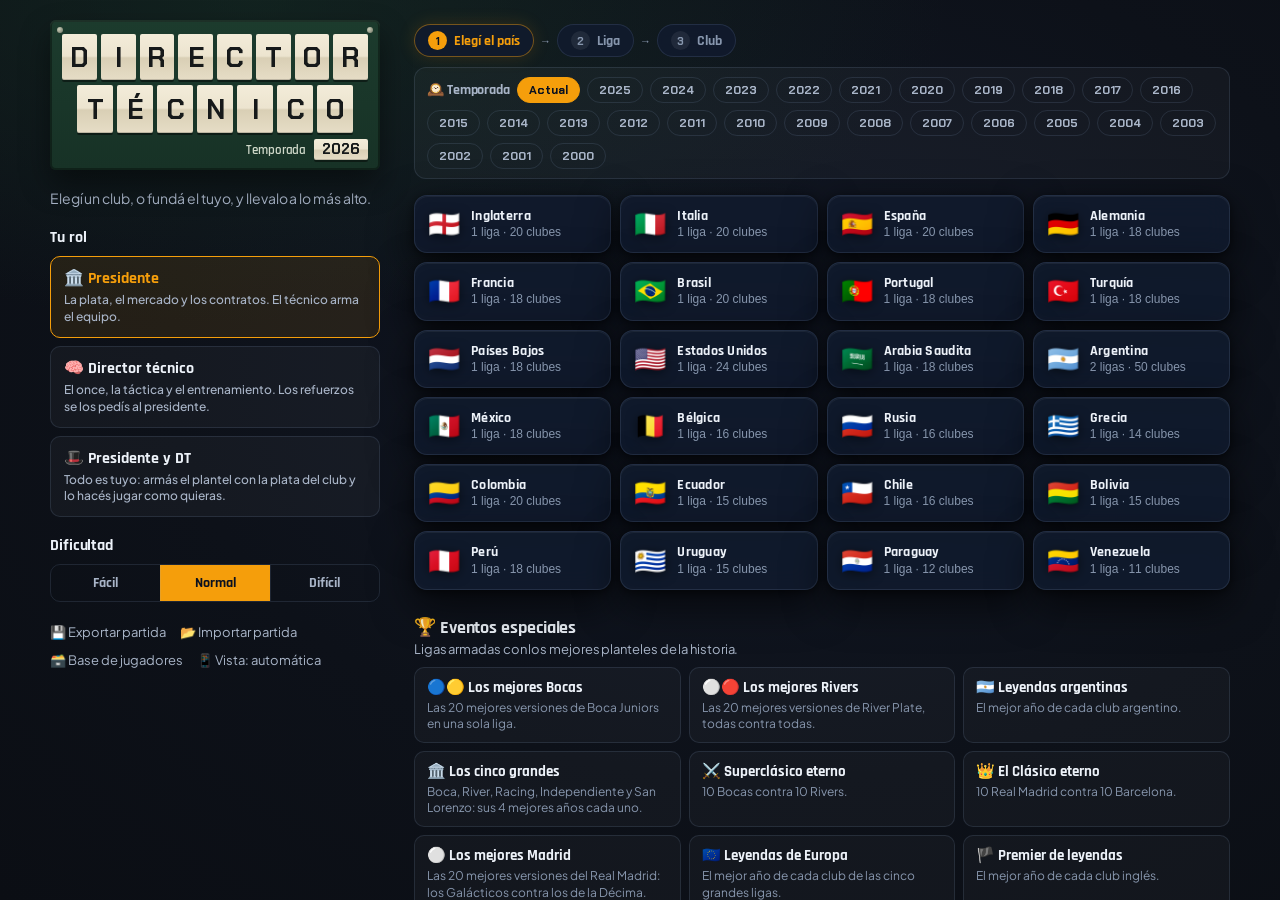
<file: index.html>
<!DOCTYPE html>
<html lang="es">
<head>
  <meta charset="UTF-8">
  <meta http-equiv="refresh" content="0; url=director-tecnico.html">
  <title>Director Técnico – Fútbol Argentino</title>
  <style>
    body{background:#0a0e14;color:#fff;font-family:sans-serif;display:flex;flex-direction:column;align-items:center;justify-content:center;height:100vh;margin:0;gap:16px}
    a{color:#f6d318;font-size:20px;text-decoration:none;font-weight:700}
    a:hover{text-decoration:underline}
  </style>
</head>
<body>
  <div style="font-size:36px">⚽</div>
  <div style="font-size:14px;color:#aaa">Redirigiendo...</div>
  <a href="director-tecnico.html">▶ Ir al juego</a>
  <script>location.replace('director-tecnico.html')</script>
</body>
</html>
</file>
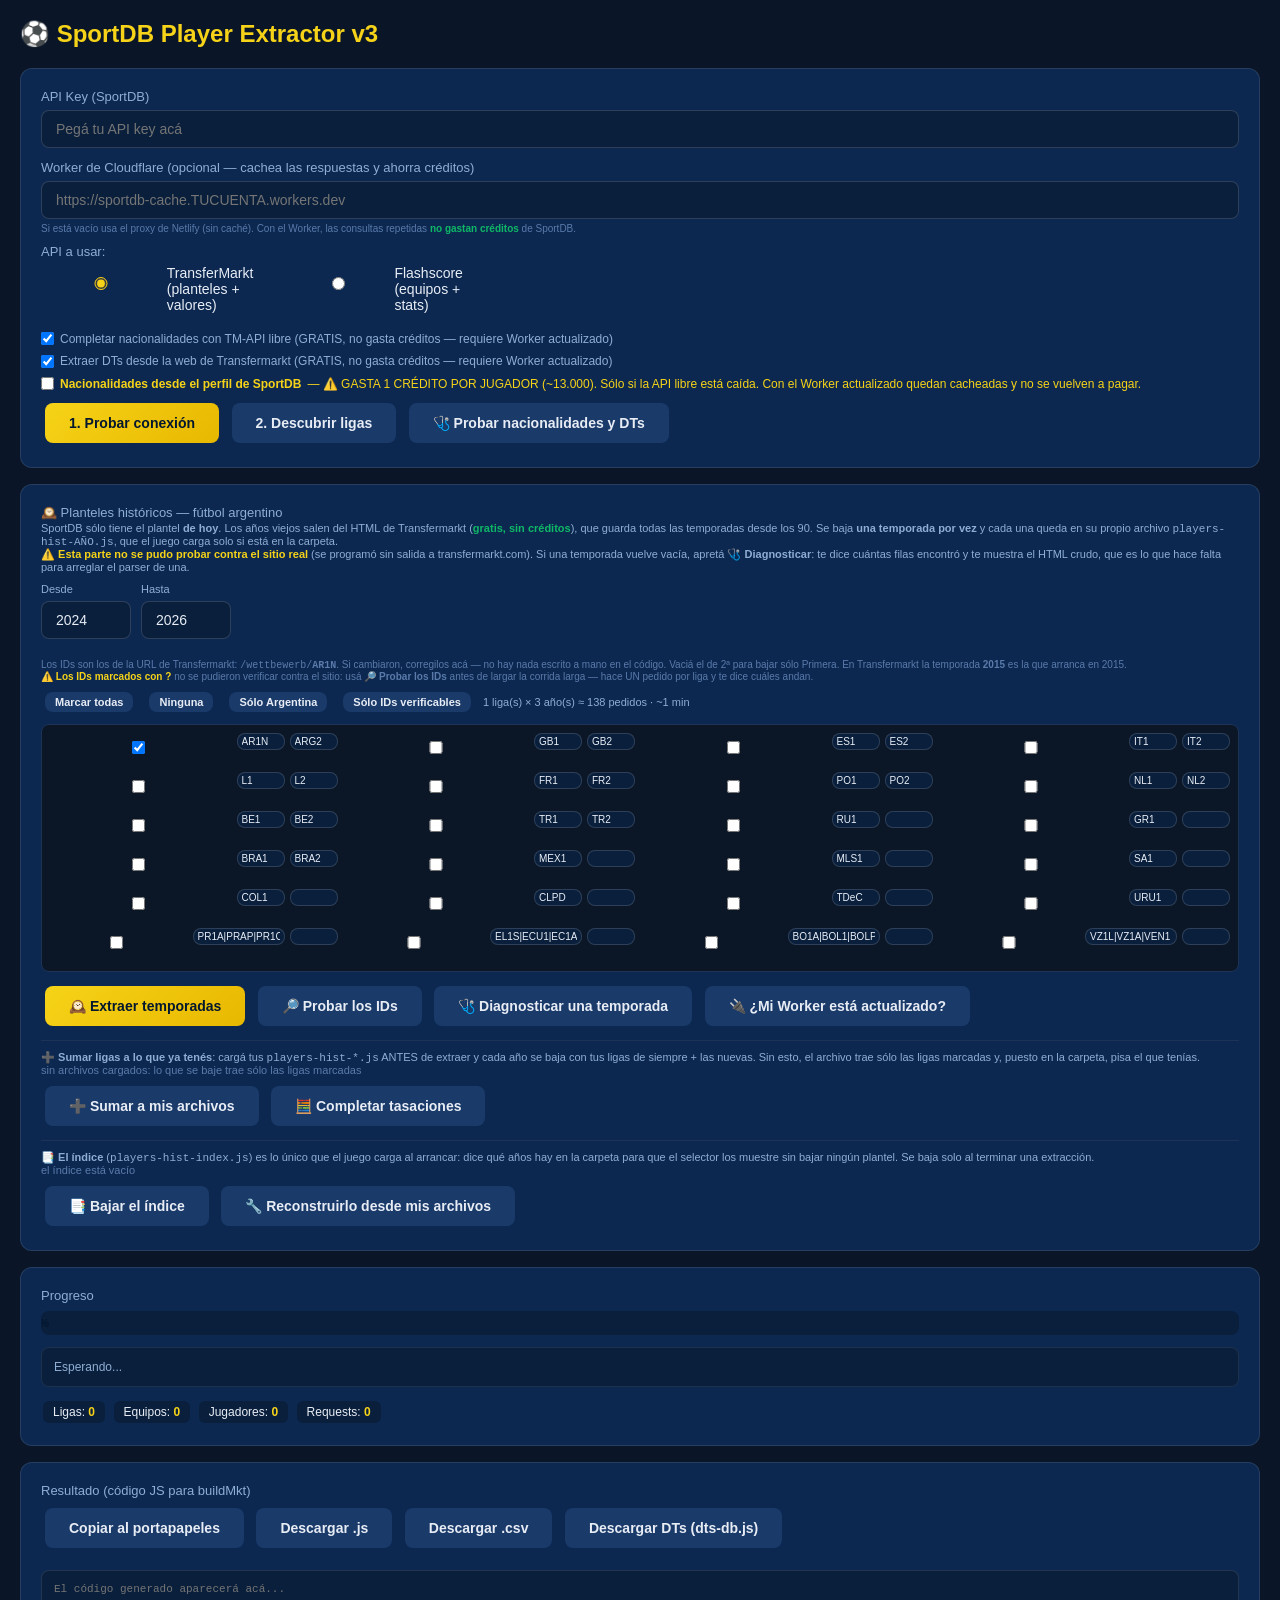
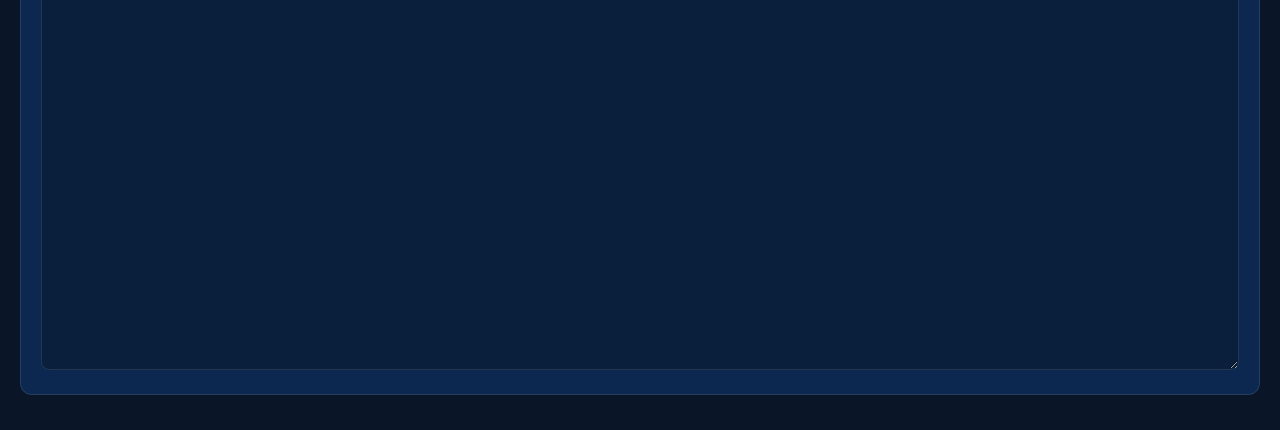
<file: extractor.html>
<!DOCTYPE html>
<html lang="es">
<head>
<meta charset="UTF-8">
<title>SportDB Player Extractor</title>
<style>
*{margin:0;padding:0;box-sizing:border-box}
body{background:#0a1628;color:#e8edf5;font-family:'Segoe UI',sans-serif;padding:20px}
h1{color:#F6D318;margin-bottom:20px;font-size:24px}
.panel{background:#0c2850;border:1px solid rgba(255,255,255,.1);border-radius:12px;padding:20px;margin-bottom:16px}
label{display:block;font-size:13px;color:#8faed4;margin-bottom:6px}
input,select{background:#091f3c;color:#e8edf5;border:1px solid rgba(255,255,255,.15);border-radius:8px;padding:10px 14px;width:100%;font-size:14px;margin-bottom:12px}
button{background:linear-gradient(135deg,#F6D318,#e8b800);color:#03172e;border:none;border-radius:8px;padding:12px 24px;font-size:14px;font-weight:700;cursor:pointer;margin:4px}
button:hover{opacity:.9}
button:disabled{opacity:.4;cursor:not-allowed}
button.secondary{background:#1a3a6a;color:#e8edf5}
#status{background:#091f3c;border:1px solid rgba(255,255,255,.08);border-radius:8px;padding:12px;margin:12px 0;font-size:12px;color:#8faed4;max-height:500px;overflow-y:auto;white-space:pre-wrap}
#output{width:100%;height:400px;background:#091f3c;color:#0fb866;border:1px solid rgba(255,255,255,.1);border-radius:8px;padding:12px;font-family:'Consolas',monospace;font-size:11px;resize:vertical}
.progress{background:#091f3c;border-radius:8px;height:24px;margin:8px 0;overflow:hidden}
.progress-bar{background:linear-gradient(90deg,#F6D318,#0fb866);height:100%;transition:width .3s;display:flex;align-items:center;justify-content:center;font-size:11px;font-weight:700;color:#03172e}
.check-group{display:flex;flex-wrap:wrap;gap:8px;margin:8px 0}
.check-group label{display:inline-flex;align-items:center;gap:6px;background:#091f3c;padding:6px 12px;border-radius:6px;cursor:pointer;font-size:12px;border:1px solid rgba(255,255,255,.1)}
.check-group label:hover{border-color:#F6D318}
.check-group input[type=checkbox]{accent-color:#F6D318}
.stat{display:inline-block;background:#091f3c;padding:4px 10px;border-radius:6px;margin:2px;font-size:12px}
.stat b{color:#F6D318}
.api-select{display:flex;gap:12px;margin-bottom:12px}
.api-select label{display:inline-flex;align-items:center;gap:6px;cursor:pointer;font-size:14px;color:#e8edf5}
.api-select input[type=radio]{accent-color:#F6D318}
</style>
<!-- La base actual, SÓLO para sugerir nombres de club (histSugerencia).
     Es opcional a propósito: el extractor se abre desde Netlify y ahí no
     está, así que el onerror la deja vacía y las sugerencias no salen. El
     extractor no la lee para nada más — lo que genera no depende de ella. -->
<script src="players-db.js" onerror="window.PLAYERS_DB=window.PLAYERS_DB||[]"></script>
</head>
<body>
<h1>&#9917; SportDB Player Extractor v3</h1>

<div class="panel">
  <label>API Key (SportDB)</label>
  <input type="text" id="apiKey" placeholder="Pegá tu API key acá">
  <label>Worker de Cloudflare (opcional — cachea las respuestas y ahorra créditos)</label>
  <input type="text" id="cfWorker" placeholder="https://sportdb-cache.TUCUENTA.workers.dev" oninput="localStorage.setItem('cf_worker',this.value.trim())">
  <div style="font-size:10px;color:#5a7aaa;margin-top:-8px;margin-bottom:10px">Si está vacío usa el proxy de Netlify (sin caché). Con el Worker, las consultas repetidas <b style="color:#0fb866">no gastan créditos</b> de SportDB.</div>
  <label>API a usar:</label>
  <div class="api-select">
    <label><input type="radio" name="apiChoice" value="transfermarkt" checked> TransferMarkt (planteles + valores)</label>
    <label><input type="radio" name="apiChoice" value="flashscore"> Flashscore (equipos + stats)</label>
  </div>
  <label style="display:inline-flex;align-items:center;gap:6px;font-size:12px;color:#8faed4;margin-bottom:8px"><input type="checkbox" id="fillNats" checked style="width:auto;margin:0"> Completar nacionalidades con TM-API libre (GRATIS, no gasta créditos — requiere Worker actualizado)</label><br>
  <label style="display:inline-flex;align-items:center;gap:6px;font-size:12px;color:#8faed4;margin-bottom:8px"><input type="checkbox" id="extractDTs" checked style="width:auto;margin:0"> Extraer DTs desde la web de Transfermarkt (GRATIS, no gasta créditos — requiere Worker actualizado)</label><br>
  <label style="display:inline-flex;align-items:center;gap:6px;font-size:12px;color:#f6d318;margin-bottom:8px"><input type="checkbox" id="deepNats" style="width:auto;margin:0"> <b>Nacionalidades desde el perfil de SportDB</b> — ⚠️ GASTA 1 CRÉDITO POR JUGADOR (~13.000). Sólo si la API libre está caída. Con el Worker actualizado quedan cacheadas y no se vuelven a pagar.</label><br>
  <button onclick="testAPI()">1. Probar conexión</button>
  <button class="secondary" onclick="discoverLeagues()">2. Descubrir ligas</button>
  <button class="secondary" onclick="testExtras()">🩺 Probar nacionalidades y DTs</button>
</div>

<div class="panel" id="leaguePanel" style="display:none">
  <label>Ligas encontradas — seleccioná las que querés extraer:</label>
  <div id="leagueChecks" class="check-group"></div>
  <br>
  <button onclick="extractAll()">3. Extraer jugadores de ligas seleccionadas</button>
  <button class="secondary" onclick="extractAll(true)">3b. Extraer SÓLO los DTs (rápido, sin planteles)</button>
</div>

<div class="panel">
  <label>🕰️ Planteles históricos — fútbol argentino</label>
  <div style="font-size:11px;color:#8faed4;margin:-4px 0 10px">
    SportDB sólo tiene el plantel <b>de hoy</b>. Los años viejos salen del HTML de Transfermarkt
    (<b style="color:#0fb866">gratis, sin créditos</b>), que guarda todas las temporadas desde los 90.
    Se baja <b>una temporada por vez</b> y cada una queda en su propio archivo
    <code>players-hist-AÑO.js</code>, que el juego carga solo si está en la carpeta.
    <br><b style="color:#f6d318">⚠️ Esta parte no se pudo probar contra el sitio real</b> (se programó sin
    salida a transfermarkt.com). Si una temporada vuelve vacía, apretá
    <b>🩺 Diagnosticar</b>: te dice cuántas filas encontró y te muestra el HTML crudo, que es lo que
    hace falta para arreglar el parser de una.
  </div>
  <div style="display:flex;gap:10px;flex-wrap:wrap;align-items:flex-end">
    <div><label style="font-size:11px">Desde</label><input id="histDesde" value="2024" style="width:90px"></div>
    <div><label style="font-size:11px">Hasta</label><input id="histHasta" value="2026" style="width:90px"></div>
  </div>
  <div style="font-size:10px;color:#5a7aaa;margin:8px 0 6px">
    Los IDs son los de la URL de Transfermarkt: <code>/wettbewerb/<b>AR1N</b></code>. Si cambiaron,
    corregilos acá — no hay nada escrito a mano en el código. Vaciá el de 2ª para bajar
    sólo Primera. En Transfermarkt la temporada <b>2015</b> es la que arranca en 2015.
    <br><b style="color:#f6d318">⚠️ Los IDs marcados con ?</b> no se pudieron verificar contra el sitio:
    usá <b>🔎 Probar los IDs</b> antes de largar la corrida larga — hace UN pedido por liga y te dice
    cuáles andan.
  </div>
  <div style="display:flex;gap:8px;margin:0 0 8px">
    <button class="secondary" style="font-size:11px;padding:4px 10px" onclick="histMarcar(1)">Marcar todas</button>
    <button class="secondary" style="font-size:11px;padding:4px 10px" onclick="histMarcar(0)">Ninguna</button>
    <button class="secondary" style="font-size:11px;padding:4px 10px" onclick="histMarcar('ar')">Sólo Argentina</button>
    <button class="secondary" style="font-size:11px;padding:4px 10px" onclick="histMarcar('ok')">Sólo IDs verificables</button>
    <span id="histCuenta" style="font-size:11px;color:#8faed4;align-self:center"></span>
  </div>
  <div id="histLigas" style="display:grid;grid-template-columns:repeat(auto-fill,minmax(230px,1fr));gap:4px 10px;
       max-height:260px;overflow:auto;padding:8px;background:#0b1626;border:1px solid #1d3356;border-radius:8px"></div>
  <div style="margin-top:10px">
  <button onclick="extraerHistorico()">🕰️ Extraer temporadas</button>
  <button class="secondary" onclick="histProbarIDs()">🔎 Probar los IDs</button>
  <button class="secondary" onclick="diagHistorico()">🩺 Diagnosticar una temporada</button>
  <button class="secondary" onclick="probarWorker()">🔌 ¿Mi Worker está actualizado?</button>
  </div>
  <div style="margin-top:10px;padding-top:10px;border-top:1px solid #1d3356">
    <div style="font-size:11px;color:#8faed4;margin-bottom:6px">
      ➕ <b>Sumar ligas a lo que ya tenés</b>: cargá tus <code>players-hist-*.js</code> ANTES de extraer y
      cada año se baja con tus ligas de siempre + las nuevas. Sin esto, el archivo trae sólo las ligas
      marcadas y, puesto en la carpeta, pisa el que tenías.
      <br><span id="histBaseEstado" style="color:#5a7aaa"></span>
    </div>
    <button class="secondary" onclick="document.getElementById('histBaseFiles').click()">➕ Sumar a mis archivos</button>
    <input type="file" id="histBaseFiles" multiple accept=".js" style="display:none"
           onchange="histBaseCargar(this)">
    <button class="secondary" onclick="histCompletarTasaciones()" title="Cruza las temporadas cargadas: al que TM no tasó le pone la tasación de otro club o de un año vecino">🧮 Completar tasaciones</button>
  </div>
  <div style="margin-top:10px;padding-top:10px;border-top:1px solid #1d3356">
    <div style="font-size:11px;color:#8faed4;margin-bottom:6px">
      📑 <b>El índice</b> (<code>players-hist-index.js</code>) es lo único que el juego carga al
      arrancar: dice qué años hay en la carpeta para que el selector los muestre sin bajar
      ningún plantel. Se baja solo al terminar una extracción.
      <br><span id="histIdxEstado" style="color:#5a7aaa"></span>
    </div>
    <button class="secondary" onclick="histIdxDescargar()">📑 Bajar el índice</button>
    <button class="secondary" onclick="document.getElementById('histIdxFiles').click()">🔧 Reconstruirlo desde mis archivos</button>
    <input type="file" id="histIdxFiles" multiple accept=".js" style="display:none"
           onchange="histIdxDesdeArchivos(this)">
  </div>
</div>

<div class="panel">
  <label>Progreso</label>
  <div class="progress"><div class="progress-bar" id="pbar" style="width:0%">0%</div></div>
  <div id="status">Esperando...</div>
  <div style="margin-top:8px">
    <span class="stat">Ligas: <b id="sLeagues">0</b></span>
    <span class="stat">Equipos: <b id="sTeams">0</b></span>
    <span class="stat">Jugadores: <b id="sPlayers">0</b></span>
    <span class="stat">Requests: <b id="sReqs">0</b></span>
  </div>
</div>

<div class="panel">
  <label>Resultado (código JS para buildMkt)</label>
  <button class="secondary" onclick="copyOutput()">Copiar al portapapeles</button>
  <button class="secondary" onclick="downloadOutput()">Descargar .js</button>
  <button class="secondary" onclick="downloadCSV()">Descargar .csv</button>
  <button class="secondary" onclick="downloadDTs()">Descargar DTs (dts-db.js)</button>
  <br><br>
  <textarea id="output" readonly placeholder="El código generado aparecerá acá..."></textarea>
</div>

<script>
let API_KEY = '';
let allPlayers = [];
let allCoaches = [];
let discoveredLeagues = [];
let reqCount = 0;

const TARGET_COUNTRIES_TM = {
  'Argentina':true,'Brazil':true,'Chile':true,'Paraguay':true,
  'Uruguay':true,'Colombia':true,'Peru':true,'Ecuador':true,
  'Venezuela':true,'Bolivia':true,'Mexico':true,'USA':true,
  'United States':true,'England':true,'Spain':true,'France':true,
  'Germany':true,'Italy':true,'Netherlands':true,'Russia':true,
  'Belgium':true,'Portugal':true,'Turkey':true,
  'Türkiye':true,'Turkiye':true,'Greece':true,
  // 'Saudi' cubre "Saudi Arabia" y el alemán "Saudi-Arabien"; 'Arabia' cubre
  // "Arabia Saudita" si la fuente devuelve el país en español.
  'Saudi':true,'Arabia':true
};

function log(msg) {
  const el = document.getElementById('status');
  el.textContent = msg + '\n' + el.textContent.slice(0, 30000);
}

function setProgress(pct) {
  const bar = document.getElementById('pbar');
  bar.style.width = pct + '%';
  bar.textContent = Math.round(pct) + '%';
}

function updateStats(leagues, teams, players) {
  document.getElementById('sLeagues').textContent = leagues;
  document.getElementById('sTeams').textContent = teams;
  document.getElementById('sPlayers').textContent = players;
  document.getElementById('sReqs').textContent = reqCount;
}

function getApiChoice() {
  return document.querySelector('input[name="apiChoice"]:checked').value;
}

let cacheHits = 0;
// Workers viejos no conocen tmapi/tmcoach y devuelven 400. En vez de perder
// las nacionalidades y los DTs, se detecta una vez y a partir de ahí esas dos
// consultas van por la función de Netlify (que sí las soporta).
let workerLacksFree = false;
// La TM-API libre (tmapi) se cae seguido. Se consultaba una vez POR CLUB: con
// 500 clubes son 500 pedidos perdidos, cada uno con su espera. Se detecta la
// caída una vez y no se la vuelve a consultar en toda la corrida.
let tmapiDown = false;
async function apiGet(path, apiType) {
  apiType = apiType || getApiChoice();
  const isFree = (apiType === 'tmapi' || apiType === 'tmcoach');
  if (apiType === 'tmapi' && tmapiDown) return null;
  reqCount++;
  document.getElementById('sReqs').textContent = reqCount + (cacheHits ? ` (${cacheHits} de caché)` : '');
  let cfW = (document.getElementById('cfWorker')||{value:''}).value.trim();
  // Si ya sabemos que el Worker no soporta las fuentes libres, no lo usamos para ellas
  if (isFree && workerLacksFree) cfW = '';
  // Con Worker cacheado no hace falta frenar tanto entre requests
  if (reqCount % 3 === 0) await sleep(cfW ? 250 : 1100);
  const mkUrl = (w) => (w ? w.replace(/\/+$/,'') + '/?api=' : '/.netlify/functions/sportdb?api=')
    + apiType + '&key=' + encodeURIComponent(API_KEY) + '&path=' + encodeURIComponent(path);
  let fnUrl = mkUrl(cfW);
  for (let intento = 0; intento < 3; intento++) {
    try {
      const res = await fetch(fnUrl);
      if (res.headers.get('x-cache') === 'HIT') {
        cacheHits++;
        document.getElementById('sReqs').textContent = reqCount + ` (${cacheHits} de caché)`;
      }
      // La TM-API libre limita velocidad: en 429/503 esperamos y reintentamos
      if ((res.status === 429 || res.status === 503) && intento < 2) {
        await sleep(4000 * (intento + 1));
        continue;
      }
      // ═══ EL WORKER NO SOPORTA ESTA FUENTE: pasamos a Netlify y seguimos ═══
      if (res.status === 400 && isFree && cfW) {
        if (!workerLacksFree) {
          workerLacksFree = true;
          log('⚠️ Tu Worker de Cloudflare no soporta ' + apiType + ' (es una versión vieja).');
          log('   → Uso automático de la función de Netlify para nacionalidades y DTs.');
          log('   Para recuperar el caché, actualizá el Worker con cloudflare-worker/sportdb-cache.js');
        }
        cfW = '';
        fnUrl = mkUrl('');
        continue;               // reintento por Netlify
      }
      // ═══ REINTENTAR ANTE CUALQUIER ERROR, NO SÓLO 429/503 ═══
      // Un 500 o un 502 pasajero devolvía null en el acto, el club se salteaba
      // en silencio y el equipo desaparecía de la base. Así fue como se
      // perdieron Santos (Brasil) y Porto (Portugal): están en el sitio, pero
      // ese día el pedido falló y nadie se enteró.
      if (!res.ok && res.status >= 500 && intento < 2) {
        log(`  ⏳ ${res.status} en ${path} — reintento ${intento+1}/2`);
        await sleep(2500 * (intento + 1));
        continue;
      }
      if (!res.ok) {
        // Sin el nombre de la fuente, un 500 de la API libre parecía un 500 del
        // plantel y daba la impresión de que no andaba nada.
        log(`ERROR ${res.status} en ${path}  (fuente: ${apiType}, por ${cfW ? 'el Worker' : 'Netlify'})`);
        // ⚠️ EL CUERPO TAMBIÉN, que es donde el proxy EXPLICA el error.
        // Sin esto, un 400 de "esta fuente sólo está en el Worker" llegaba a
        // la pantalla como un número pelado: la extracción histórica corrió 12
        // temporadas y 24 pedidos repitiendo `ERROR 400` sin decir nunca por qué.
        try { const _b = await res.text(); if (_b && _b.length < 400) log(`   → ${_b}`); } catch (e) {}
        if (apiType === 'tmapi' && !tmapiDown) {
          tmapiDown = true;
          log('   → La API libre de nacionalidades está caída. No la consulto más en esta corrida.');
          log('   → Los planteles y los DTs NO dependen de ella: siguen andando.');
          log('   → Para tener nacionalidades, tildá "Nacionalidades desde el perfil" (1 crédito por jugador).');
        }
        return null;
      }
      return await res.json();
    } catch (e) {
      // Un corte de red devolvía null sin reintentar ni una vez
      if (intento < 2) {
        log(`  ⏳ Se cortó la conexión en ${path} — reintento ${intento+1}/2`);
        await sleep(2500 * (intento + 1));
        continue;
      }
      log(`FETCH ERROR: ${e.message} — ${path}`);
      return null;
    }
  }
  return null;
}
// Restaurar la URL del Worker guardada
window.addEventListener('DOMContentLoaded', () => {
  const saved = localStorage.getItem('cf_worker');
  if (saved) document.getElementById('cfWorker').value = saved;
  // La grilla de ligas sale de HIST_LIGAS, no del HTML: agregar una liga a la
  // tabla la hace aparecer acá sola, igual que el selector del juego.
  try { histLigasRender(); histIdxEstado(); histBaseEstado(); } catch (e) {}
  ['histDesde', 'histHasta'].forEach(id => {
    const el = document.getElementById(id);
    if (el) el.addEventListener('input', () => { try { histContar(); } catch (e) {} });
  });
});

function sleep(ms) { return new Promise(r => setTimeout(r, ms)); }

// ========== TEST CONNECTION ==========
async function testAPI() {
  API_KEY = document.getElementById('apiKey').value.trim();
  if (!API_KEY) { alert('Ingresá tu API key'); return; }
  const api = getApiChoice();
  log(`Probando conexión (${api})...`);

  if (api === 'transfermarkt') {
    const countries = await apiGet('/countries', 'transfermarkt');
    if (countries) {
      log('✓ TransferMarkt conectado');
      log('Países: ' + JSON.stringify(countries).slice(0, 800));
    } else {
      log('✗ Error conectando a TransferMarkt');
    }
  } else {
    const data = await apiGet('/football', 'flashscore');
    if (data) {
      log('✓ Flashscore conectado');
      if (Array.isArray(data)) log(`${data.length} países encontrados`);
    } else {
      log('✗ Error conectando a Flashscore');
    }
  }
}

// ========== DISCOVER LEAGUES ==========
async function discoverLeagues() {
  API_KEY = document.getElementById('apiKey').value.trim();
  if (!API_KEY) { alert('Ingresá tu API key'); return; }
  const api = getApiChoice();
  log(`Descubriendo ligas via ${api}...`);
  discoveredLeagues = [];

  if (api === 'transfermarkt') {
    await discoverTM();
  } else {
    await discoverFS();
  }

  log(`\nTotal: ${discoveredLeagues.length} ligas encontradas`);

  const panel = document.getElementById('leaguePanel');
  panel.style.display = 'block';
  const checksDiv = document.getElementById('leagueChecks');
  checksDiv.innerHTML = discoveredLeagues.map((lg, i) =>
    `<label><input type="checkbox" value="${i}" ${i < 40 ? 'checked' : ''}> ${lg.country} - ${lg.name}</label>`
  ).join('');
}

function getLeagueTier(name, country) {
  const n = name.toLowerCase();
  const c = (country||'').toLowerCase();

  // ═══ DESCALIFICADORES DUROS ═══
  // Van antes que las reglas por país porque ninguna primera ni segunda división
  // masculina de mayores se llama así. Sin esto, "Saudi Womens Premier League"
  // matcheaba la regla de Arabia y entraba como Div 1 (y lo mismo pasaba con las
  // femeninas de Argentina, México, Turquía...).
  // Ojo: acá NO va 'league 2' — la Super League 2 griega es una segunda de verdad.
  const hardBlacklist = [
    'women','femen','feminin','féminin','damen','vrouwen',
    'youth','juvenil','juniores','sub-','sub ','u17','u18','u19','u20','u21','u23',
    'reserve','reserva','riserv','academy','primavera',
    'cup','copa','pokal','coupe','coppa','taca','taça',
    'futsal','beach','playa','friendly','amistoso'
  ];
  if (hardBlacklist.some(b => n.includes(b))) return 0;

  // ═══ REGLAS POR PAÍS (corren ANTES de la blacklist): sponsors y nombres locales ═══
  if (c.includes('argentin')) {
    if (/(betano|binance|liga profesional|torneo apertura|torneo clausura|torneo de la liga|superliga|primera divisi)/.test(n)) return 1;
    if (/(primera nacional|nacional b)/.test(n)) return 2;
  }
  if (c.includes('brazil') || c.includes('brasil')) {
    if (/s[ée]rie a/.test(n)) return 1;
    if (/s[ée]rie b/.test(n)) return 2;
  }
  if (c.includes('mexic')) {
    if (/(liga mx|apertura|clausura)/.test(n) && !/expansi/.test(n)) return 1;
    if (/expansi/.test(n)) return 2;
  }
  if (c.includes('urugua') || c.includes('paragua')) {
    if (/(apertura|clausura|primera divisi)/.test(n) && !/(intermedia|segunda)/.test(n)) return 1;
  }
  if (c.includes('italy')) {
    if (/serie a/.test(n)) return 1;
    if (/serie b/.test(n)) return 2;
  }
  if (c.includes('turkey') || c.includes('türkiye') || c.includes('turkiye')) {
    if (/s[uü]per ?lig/.test(n)) return 1;
    if (/1\.? ?lig/.test(n)) return 2;
  }
  if (c.includes('greece') || c.includes('grecia') || c.includes('hellas')) {
    if (/(super ?league ?2|football league|beta ethniki)/.test(n)) return 2;
    if (/(super ?league|stoiximan|alpha ethniki)/.test(n)) return 1;
  }
  if (c.includes('bolivia')) {
    if (/(divisi[oó]n profesional|liga.*profesional|primera divisi)/.test(n)) return 1;
  }
  if (c.includes('russia')) {
    if (/premier|premjer/.test(n)) return 1;
    if (/(fnl|first league|pervaja|1 division)/.test(n)) return 2;
  }
  if (c.includes('saudi') || c.includes('arabia')) {
    // Ojo: la segunda va PRIMERO. "Saudi First Division League" tiene "first",
    // y el patrón genérico de más abajo la marcaría como primera división.
    if (/(first division|1st division|division one|yelo)/.test(n)) return 2;
    if (/(pro league|professional league|roshn|saudi league|premier league|dawri)/.test(n)) return 1;
  }

  // Blacklist: cups, youth, women, reserves, amateur, regional, etc.
  const blacklist = [
    'cup','copa','pokal','coupe','coppa','taca','taça',
    'women','femen','feminin','féminin','damen','vrouwen',
    'youth','juvenil','juniores','junior','sub-','sub ','u17','u18','u19','u20','u21','u23',
    'reserve','reserva','riserv',
    'super cup','supercopa','supercoupe','supercoppa',
    'tercera','terza','3.liga','3rd','third','dritte','derde',
    'cuarta','quarta','4th','fourth','vierte','vierde',
    'regional','provincial','amateur','amateure',
    'friendly','amistoso',
    'qualification','qualifikation','playoff','play-off',
    'shield','trophée','trophy','community',
    'primavera','academy','formación',
    'futsal','beach','playa',
    'segunda b','ligue nationale','national 2','national 3',
    'serie c','serie d','league one','league two',
    'league 1','league 2', // English lower divisions
    '3. lig','bal ligi', // Turkish lower
    'eerste divisie amateur',
    'regionalliga','oberliga',
    'campeonato de portugal' // Portuguese 3rd tier
  ];
  if (blacklist.some(b => n.includes(b))) return 0;



  // Known first divisions (tier 1)
  const tier1 = [
    'liga profesional','superliga argentina','primera división argentina',
    'série a','brasileirão','campeonato brasileiro série a',
    'primera división chile','campeonato nacional chile',
    'primera división paraguay','división de honor',
    'primera división uruguay','campeonato uruguayo',
    'liga betplay','categoría primera a','liga dimayor',
    'liga 1 perú','liga 1','primera división perú',
    'ligapro serie a','ligapro','primera a ecuador',
    'primera división venezuela','liga futve',
    'primera división bolivia','liga profesional bolivia',
    'liga mx','primera división mexico',
    'major league soccer','mls',
    'premier league','english premier',
    'laliga','la liga','primera división españa','liga santander',
    'ligue 1','division 1 france','ligue 1 mcdonald',
    'bundesliga','1.bundesliga','1. bundesliga',
    'serie a italy','serie a tim','serie a italia',
    'eredivisie',
    'premier liga','russian premier','premjer-liga',
    'jupiler pro league','first division a belgium','pro league',
    'liga portugal','primeira liga','liga nos',
    'süper lig','super lig turkey'
  ];
  // OJO: la segunda se chequea ANTES que la primera. Las dos listas matchean
  // por substring y casi todas las segundas contienen el nombre de su primera:
  // "2. Bundesliga" contiene "bundesliga", "LaLiga 2" contiene "laliga",
  // "Liga Portugal 2" contiene "liga portugal", "Challenger Pro League"
  // contiene "pro league" y "LigaPro Serie B" contiene "ligapro". Con el orden
  // viejo las cinco entraban como primera división.
  // Al revés no pasa: ningún nombre de primera contiene el de una segunda.

  // Known second divisions (tier 2)
  const tier2 = [
    'primera nacional','primera b nacional','segunda división argentina',
    'série b','brasileirão série b','campeonato brasileiro série b',
    'primera b chile','segunda división chile',
    'división intermedia','segunda división paraguay',
    'segunda división uruguay',
    'torneo betplay','categoría primera b colombia',
    'liga 2 perú','liga 2','segunda división perú',
    'ligapro serie b','primera b ecuador',
    'segunda división venezuela',
    'segunda división bolivia',
    'liga de expansión','liga de expansión mx',
    'usl championship',
    'championship','efl championship','english championship',
    'laliga 2','la liga 2','segunda división españa','laliga hypermotion',
    'ligue 2','division 2 france',
    '2.bundesliga','2. bundesliga','zweite bundesliga',
    'serie b italy','serie b italia','serie bkt',
    'eerste divisie',
    'fnl','first division russia','pervaja liga',
    'challenger pro league','first division b belgium',
    'liga portugal 2','segunda liga','liga sabseg',
    '1. lig','tff 1. lig','first league turkey'
  ];
  if (tier2.some(t => n.includes(t) || n === t)) return 2;
  if (tier1.some(t => n.includes(t) || n === t)) return 1;

  // Generic pattern matching for "primera" / "first" / "1st" → tier 1
  if (/\b(primera|first|1st|1a|1ère)\b/.test(n) && !/\b(b|nacional)\b/.test(n)) return 1;
  // Generic for "segunda" / "second" / "2nd" → tier 2
  if (/\b(segunda|second|2nd|2a|2ème)\b/.test(n)) return 2;

  return 0;
}

// Mapa id→nombre de país (para resolver nacionalidades que vienen como bandera/ID)
window._tmCountries = window._tmCountries || {};
function storeCountries(list){
  (list||[]).forEach(c=>{
    const id=c.id||c.ID, nm=c.name||c.NAME;
    if(id!==undefined&&nm) window._tmCountries[String(id)]=nm;
  });
}
// Busca la nacionalidad en CUALQUIER campo del jugador: nombre, ID de país o URL de bandera
function resolveNat(p){
  // 1) Campos con ID numérico de país
  for(const k of Object.keys(p)){
    const lk=k.toLowerCase();
    if(/(countr|nation|citizen)/.test(lk)){
      const v=p[k];
      if(typeof v==='number'&&window._tmCountries[String(v)]) return window._tmCountries[String(v)];
      if(typeof v==='string'&&/^\d+$/.test(v)&&window._tmCountries[v]) return window._tmCountries[v];
      if(v&&typeof v==='object'&&v.id!==undefined&&window._tmCountries[String(v.id)]) return window._tmCountries[String(v.id)];
    }
  }
  // 2) URLs de bandera tipo .../flagge/.../123.png (el número es el ID de país de TM)
  for(const k of Object.keys(p)){
    const v=p[k];
    if(typeof v==='string'&&/flagge|flag/i.test(v)){
      const m=v.match(/(\d+)\.(png|jpg|gif|svg)/);
      if(m&&window._tmCountries[m[1]]) return window._tmCountries[m[1]];
    }
    if(Array.isArray(v)){
      for(const it of v){
        if(typeof it==='string'&&/flagge|flag/i.test(it)){
          const m=it.match(/(\d+)\.(png|jpg|gif|svg)/);
          if(m&&window._tmCountries[m[1]]) return window._tmCountries[m[1]];
        }
        if(it&&typeof it==='object'&&it.id!==undefined&&window._tmCountries[String(it.id)]) return window._tmCountries[String(it.id)];
      }
    }
  }
  return '';
}

async function discoverTM() {
  const countries = await apiGet('/countries', 'transfermarkt');
  if (!countries) { log('No se pudieron obtener países'); return; }
  storeCountries(Array.isArray(countries)?countries:Object.values(countries).find(v=>Array.isArray(v))||[]);

  // countries could be array or object
  let countryList = Array.isArray(countries) ? countries : [];
  if (!countryList.length && typeof countries === 'object') {
    for (const v of Object.values(countries)) {
      if (Array.isArray(v)) { countryList = v; break; }
    }
  }

  log(`${countryList.length} países disponibles`);
  if (countryList.length > 0) {
    log('País ejemplo: ' + JSON.stringify(countryList[0]).slice(0, 300));
  }

  for (const country of countryList) {
    const cName = country.name || country.NAME || '';
    const cId = country.id || country.ID || '';

    const isTarget = Object.keys(TARGET_COUNTRIES_TM).some(t =>
      cName.toLowerCase().includes(t.toLowerCase())
    );
    if (!isTarget) continue;

    log(`Buscando ligas de ${cName} (id: ${cId})...`);
    const comps = await apiGet(`/countries/${cId}`, 'transfermarkt');
    if (!comps) continue;

    let compList = Array.isArray(comps) ? comps : [];
    if (!compList.length && typeof comps === 'object') {
      for (const v of Object.values(comps)) {
        if (Array.isArray(v)) { compList = v; break; }
      }
    }

    if (compList.length === 0 && typeof comps === 'object') {
      // Maybe single competition or nested
      log('  Estructura: ' + JSON.stringify(Object.keys(comps)));
      log('  Data: ' + JSON.stringify(comps).slice(0, 500));
    }

    let kept = 0;
    for (const comp of compList) {
      const lName = comp.name || comp.NAME || comp.title || '';
      const lId = comp.id || comp.ID || '';
      if (!lName) continue;
      const tier = getLeagueTier(lName, cName);
      if (tier > 0) {
        discoveredLeagues.push({
          country: cName, name: lName, id: lId,
          api: 'transfermarkt', raw: comp, tier
        });
        log(`  ✓ ${lName} (${lId}) [Div ${tier}]`);
        kept++;
      } else {
        log(`  ✗ ${lName} (filtrada)`);
      }
    }
    if (kept === 0) log(`  ⚠ Ninguna liga pasó el filtro para ${cName}`);
  }
}

async function discoverFS() {
  const countries = await apiGet('/football', 'flashscore');
  if (!countries || !Array.isArray(countries)) { log('No se pudieron obtener países'); return; }

  log(`${countries.length} países`);

  for (const country of countries) {
    const cName = country.name || '';
    const cSlug = country.slug || '';
    const compPath = (country.competitions || '').replace('/api/flashscore', '');

    const isTarget = Object.keys(TARGET_COUNTRIES_TM).some(t =>
      cName.toLowerCase().includes(t.toLowerCase())
    );
    if (!isTarget) continue;

    log(`Buscando ligas de ${cName}...`);
    const leagues = await apiGet(compPath, 'flashscore');
    if (!leagues) continue;

    let leagueList = Array.isArray(leagues) ? leagues : [];
    if (!leagueList.length && typeof leagues === 'object') {
      for (const v of Object.values(leagues)) {
        if (Array.isArray(v)) { leagueList = v; break; }
      }
    }

    let kept = 0;
    for (const lg of leagueList) {
      const lName = lg.name || '';
      const lId = lg.id || '';
      const lSlug = lg.slug || '';
      if (!lName) continue;
      const tier = getLeagueTier(lName, cName);
      if (tier > 0) {
        discoveredLeagues.push({
          country: cName, countrySlug: cSlug, name: lName,
          id: lId, slug: lSlug, api: 'flashscore', raw: lg, tier
        });
        log(`  ✓ ${lName} [Div ${tier}]`);
        kept++;
      } else {
        log(`  ✗ ${lName} (filtrada)`);
      }
    }
    if (kept === 0) log(`  ⚠ Ninguna liga pasó el filtro para ${cName}`);
  }
}

// ========== EXTRACT PLAYERS ==========
async function extractAll(soloDTs) {
  API_KEY = document.getElementById('apiKey').value.trim();
  allPlayers = [];

  const checks = document.querySelectorAll('#leagueChecks input:checked');
  const selected = Array.from(checks).map(c => discoveredLeagues[parseInt(c.value)]);
  if (selected.length === 0) { alert('Seleccioná al menos una liga'); return; }

  const api = selected[0].api || getApiChoice();

  // ═══ SÓLO DTs ═══ un pedido por club, sin bajar un solo plantel
  if (soloDTs) {
    if (api !== 'transfermarkt') { alert('Los DTs sólo se pueden sacar por TransferMarkt.'); return; }
    log(`\nSólo DTs: ${selected.length} liga(s). No se baja ningún plantel.`);
    await extractDTsOnly(selected);
    return;
  }

  log(`\nExtrayendo ${selected.length} ligas via ${api}...`);

  if (api === 'transfermarkt') {
    await extractTM(selected);
  } else {
    await extractFS(selected);
  }

  setProgress(100);
  log(`\n=== RESULTADO: ${allPlayers.length} jugadores extraídos ===`);
  // ═══ QUÉ CLUBES FALTAN, DICHO CON NOMBRE Y APELLIDO ═══
  // Antes un club que fallaba se perdía entre cientos de líneas de log y te
  // enterabas meses después, jugando, de que no estaba Santos o el Porto.
  const fall = window._clubesFallados || [];
  if (fall.length) {
    log(`\n⚠️ ${fall.length} CLUB(ES) SE QUEDARON SIN PLANTEL:`);
    fall.forEach(f => log(`   · ${f.clubName} (${f.pais} — ${f.liga}, id ${f.clubId})`));
    log('   Volvé a correr la extracción de esas ligas: casi siempre es un fallo pasajero.');
  } else {
    log('✓ Ningún club se quedó sin plantel.');
  }
  // Y un control por liga: si una liga trae muy pocos clubes, algo salió mal
  const porLiga = {};
  allPlayers.forEach(p => { (porLiga[p.league] = porLiga[p.league] || new Set()).add(p.club); });
  log('\nClubes por liga:');
  Object.entries(porLiga).sort((a,b)=>b[1].size-a[1].size)
    .forEach(([l,set]) => log(`   ${l}: ${set.size} clubes`));
  generateOutput();
}

// ═══ DE UNA LIGA A SU LISTA DE CLUBES ═══
// Estaba embebido dentro de extractTM, así que para sacar los DTs había que
// bajar TODOS los planteles. Acá afuera lo puede usar también el modo
// "sólo DTs", que no toca los planteles.
async function clubsDeLiga(lg, li) {
    // Step 1: Get competition details (has seasons array)
    const comp = await apiGet(`/competitions/${lg.id}`, 'transfermarkt');
    if (!comp) { log('  ✗ No se pudo obtener la competición'); return []; }

    if (li < 3) {
      log('  Competición keys: ' + JSON.stringify(Object.keys(comp)));
    }

    // Step 2: Find the latest season
    let seasons = [];
    if (comp.seasons && Array.isArray(comp.seasons)) {
      seasons = comp.seasons;
    } else if (Array.isArray(comp)) {
      seasons = comp;
    } else if (typeof comp === 'object') {
      for (const v of Object.values(comp)) {
        if (Array.isArray(v) && v.length > 0 && v[0].id) { seasons = v; break; }
      }
    }

    if (li < 3) {
      log('  Temporadas: ' + seasons.length);
      if (seasons.length > 0) log('  Última: ' + JSON.stringify(seasons[0]).slice(0, 300));
    }

    // Pick the latest season (usually first in array, or highest id)
    let currentSeason = seasons[0];
    if (!currentSeason) {
      log('  ✗ Sin temporadas, probando standings directo...');
      // Try direct standings
      const directStandings = await apiGet(`/competitions/${lg.id}/standings`, 'transfermarkt');
      if (directStandings) {
        currentSeason = { standingsUrl: `/competitions/${lg.id}/standings` };
      } else {
        return [];
      }
    }

    // Step 3: Get standings to find actual clubs
    let standingsPath = '';
    if (currentSeason.standings) {
      standingsPath = currentSeason.standings.replace('/api/transfermarkt', '');
    } else if (currentSeason.standingsUrl) {
      standingsPath = currentSeason.standingsUrl;
    } else if (currentSeason.id) {
      standingsPath = `/competitions/${lg.id}/${currentSeason.id}/standings`;
    }

    log(`  Buscando standings: ${standingsPath}`);
    let standingsData = null;
    if (standingsPath) {
      standingsData = await apiGet(standingsPath, 'transfermarkt');
    }

    if (!standingsData) {
      // Try alternate paths
      const altPaths = [
        `/competitions/${lg.id}/2025/standings`,
        `/competitions/${lg.id}/2024/standings`,
        `/competitions/${lg.id}/standings`
      ];
      for (const ap of altPaths) {
        standingsData = await apiGet(ap, 'transfermarkt');
        if (standingsData) { log(`  ✓ Standings via ${ap}`); break; }
      }
    }

    if (!standingsData) { log('  ✗ Sin standings'); return []; }

    if (li < 3) {
      log('  Standings keys: ' + JSON.stringify(Object.keys(standingsData)));
      log('  Standings: ' + JSON.stringify(standingsData).slice(0, 800));
    }

    // Step 4: Extract clubs from standings
    let clubs = [];
    if (Array.isArray(standingsData)) {
      clubs = standingsData;
    } else if (typeof standingsData === 'object') {
      for (const key of ['table','clubs','teams','standings','data','rows','group']) {
        if (standingsData[key]) {
          const val = standingsData[key];
          if (Array.isArray(val)) { clubs = val; break; }
          // Could be groups: {A: [...], B: [...]}
          if (typeof val === 'object') {
            for (const gv of Object.values(val)) {
              if (Array.isArray(gv)) clubs.push(...gv);
            }
            if (clubs.length > 0) break;
          }
        }
      }
      if (clubs.length === 0) {
        for (const v of Object.values(standingsData)) {
          if (Array.isArray(v) && v.length > 2) { clubs = v; break; }
        }
      }
    }

    if (li < 3 && clubs.length > 0) {
      log('  Club real ejemplo: ' + JSON.stringify(clubs[0]).slice(0, 600));
      log('  Club keys: ' + JSON.stringify(Object.keys(clubs[0])));
    }

    return clubs;
}

// ═══ SÓLO DTs ═══
// El DT se bajaba dentro del bucle que recorre club por club trayendo el
// plantel completo: para actualizar los técnicos había que volver a bajar
// todos los jugadores (y pagar los créditos que eso cuesta). Este modo llega
// a la lista de clubes por el mismo camino (competición → temporada →
// standings, que es gratis y son pocos pedidos) y de ahí hace UNA consulta
// por club a tmcoach. Ni un plantel de por medio.
async function extractDTsOnly(selected) {
  allCoaches = [];
  let clubesVistos = 0;
  for (let li = 0; li < selected.length; li++) {
    const lg = selected[li];
    setProgress((li / selected.length) * 95);
    log(`\n[${li+1}/${selected.length}] ${lg.country} - ${lg.name} (${lg.id})...`);
    const clubs = await clubsDeLiga(lg, li);
    if (!clubs.length) continue;
    log(`  ${clubs.length} clubes — buscando sus DTs`);
    for (let ci = 0; ci < clubs.length; ci++) {
      const club = clubs[ci];
      const clubName = String(club.name || club.clubName || club.club || club.teamName || '');
      const clubId = club.id || club.clubId || club.ID || '';
      if (!clubId) continue;
      clubesVistos++;
      const dtRes = await apiGet(`/verein/${clubId}`, 'tmcoach');
      if (dtRes && dtRes.coach && dtRes.coach.name) {
        allCoaches.push({ name: dtRes.coach.name, club: clubName, league: lg.name, country: lg.country });
        log(`  🎩 ${clubName}: ${dtRes.coach.name}`);
      } else {
        log(`  — ${clubName}: sin DT`);
      }
    }
  }
  setProgress(100);
  log(`\n=== ${allCoaches.length} DTs de ${clubesVistos} clubes ===`);
  if (!allCoaches.length) {
    log('Ningún DT. Si el log dice ERROR 400 en /verein/..., tu proxy no soporta tmcoach.');
    return;
  }
  log('Listo. Apretá "Descargar DTs (dts-db.js)" — respeta las edades y');
  log('nacionalidades que ya tengas curadas a mano en dts-db.js.');
}

// TransferMarkt extraction: /competitions/{id} → seasons → standings → clubs → /clubs/{id}/players
async function extractTM(selected) {
  let totalTeams = 0, totalPlayers = 0;
  if(!Object.keys(window._tmCountries||{}).length){
    const cs=await apiGet('/countries','transfermarkt');
    if(cs)storeCountries(Array.isArray(cs)?cs:Object.values(cs).find(v=>Array.isArray(v))||[]);
    log('Mapa de países: '+Object.keys(window._tmCountries).length+' cargados');
  }
  const wantNats = (document.getElementById('fillNats')||{}).checked;
  const wantDTs = (document.getElementById('extractDTs')||{}).checked;
  allCoaches = [];
  // ═══ LOS CLUBES QUE FALLAN NO SE PIERDEN MÁS ═══
  // Un club cuyo plantel no bajaba se salteaba con un '✗ Sin datos' perdido
  // entre cientos de líneas y desaparecía de la base sin que nadie lo notara:
  // así se perdieron Santos y Porto. Ahora quedan anotados, se reintentan al
  // final y, si igual no bajan, el resumen los nombra uno por uno.
  window._clubesFallados = [];

  for (let li = 0; li < selected.length; li++) {
    const lg = selected[li];
    setProgress((li / selected.length) * 95);
    log(`\n[${li+1}/${selected.length}] ${lg.country} - ${lg.name} (${lg.id})...`);

    const clubs = await clubsDeLiga(lg, li);
    if (!clubs.length) continue;
    log(`  ${clubs.length} clubs reales encontrados`);
    totalTeams += clubs.length;

    // Step 5: For each club, get /clubs/{id}/players
    for (let ci = 0; ci < clubs.length; ci++) {
      const club = clubs[ci];
      const clubName = String(club.name || club.clubName || club.club || club.teamName || '');
      const clubId = club.id || club.clubId || club.ID || '';

      if (!clubId) continue;
      log(`  [${ci+1}/${clubs.length}] ${clubName} (${clubId})...`);

      let playersData = await apiGet(`/clubs/${clubId}/players`, 'transfermarkt');
      if (!playersData) {
        // Segunda oportunidad con una pausa larga: casi todos estos fallos son
        // pasajeros (la API se satura un momento) y perder el plantel entero
        // de un club por eso sale carísimo — el equipo desaparece del juego.
        log(`    ⏳ ${clubName}: sin datos, espero 6s y lo reintento`);
        await sleep(6000);
        playersData = await apiGet(`/clubs/${clubId}/players`, 'transfermarkt');
      }
      if (!playersData) {
        log(`    ✗ ${clubName} SIGUE sin datos — va al resumen del final`);
        window._clubesFallados.push({ liga: lg.name, pais: lg.country, clubName, clubId });
        continue;
      }

      // NACIONALIDADES: SportDB las devuelve vacías, pero la TM-API libre
      // (transfermarkt-api.fly.dev, gratis vía Worker api=tmapi) sí las trae.
      // Armamos un mapa nombre→nacionalidad y lo usamos al parsear.
      let natByName = {}, nat2ByName = {};
      if (wantNats) {
        // 1) Intento gratis: la TM-API libre (si está viva)
        const free = await apiGet(`/clubs/${clubId}/players`, 'tmapi');
        const list = free && Array.isArray(free.players) ? free.players : [];
        for (const fp of list) {
          const nm = String(fp.name || '').toLowerCase();
          let nn = fp.nationality;
          if (Array.isArray(nn)) nn = nn[0] || '';
          if (nm && nn) natByName[nm] = String(nn);
        }
        if (!list.length && ci === 0 && li === 0) {
          // Sólo prometemos lo que realmente vamos a hacer
          log(document.getElementById('deepNats').checked
            ? '    (TM-API libre caída → uso los perfiles de SportDB, 1 crédito por jugador)'
            : '    ⚠️ TM-API libre caída y el checkbox de perfiles NO está tildado:\n       las nacionalidades van a salir en UNK. Tildá "Nacionalidades desde el perfil".');
        }

        // (el respaldo por perfiles corre más abajo, cuando playerList ya existe)
      }

      // DT: la web de Transfermarkt muestra al entrenador en la página del
      // club — el Worker (api=tmcoach) la baja y lo extrae. Gratis.
      if (wantDTs) {
        const dtRes = await apiGet(`/verein/${clubId}`, 'tmcoach');
        if (dtRes && dtRes.coach && dtRes.coach.name) {
          allCoaches.push({ name: dtRes.coach.name, club: clubName, league: lg.name, country: lg.country });
          log(`    🎩 DT: ${dtRes.coach.name}`);
        } else if (ci === 0 && li === 0) {
          log('    (sin DT: ¿Worker actualizado? ¿TM bloqueó el fetch?)');
        }
      }

      if (ci < 2 && li < 1) {
        log('    Players response keys: ' + JSON.stringify(Object.keys(playersData)));
        log('    Data: ' + JSON.stringify(playersData).slice(0, 600));
      }

      let playerList = [];
      if (Array.isArray(playersData)) {
        playerList = playersData;
      } else if (typeof playersData === 'object') {
        // Could have nested groups like {goalkeepers: [...], defenders: [...], ...}
        for (const [k, v] of Object.entries(playersData)) {
          if (Array.isArray(v) && v.length > 0) {
            playerList.push(...v);
          }
        }
      }

      // ═══ RESPALDO DE NACIONALIDADES POR PERFIL ═══
      // Va acá y no arriba: necesita playerList ya construido. Estaba antes de
      // su declaración y lanzaba un ReferenceError que cortaba todo el bucle.
      if (wantNats && !Object.keys(natByName).length && document.getElementById('deepNats').checked) {
        const ids = playerList.map(x => x.id || x.playerId).filter(Boolean);
        for (const pid of ids) {
          const prof = await apiGet(`/players/${pid}/profile`, 'transfermarkt');
          const nn = natFromProfile(prof);
          const n2 = nat2FromProfile(prof);
          if (nn && prof && prof.name) {
            const k = String(prof.name).toLowerCase();
            natByName[k] = nn;
            if (n2) nat2ByName[k] = n2;
          }
        }
        if (ci === 0 && li === 0) {
          const ej = Object.entries(natByName)[0];
          log('    Perfiles SportDB: ' + Object.keys(natByName).length + ' nacionalidades' + (ej ? ` (ej: ${ej[0]} → ${ej[1]})` : ''));
        }
      }

      if (ci < 2 && li < 1 && playerList.length > 0) {
        log('    Jugador ejemplo COMPLETO: ' + JSON.stringify(playerList[0]));
        log('    Jugador keys: ' + JSON.stringify(Object.keys(playerList[0])));
      }

      let added = 0;
      for (const p of playerList) {
        const name = String(p.name || p.playerName || p.fullName || '');
        if (!name || name === 'undefined' || name === 'null' || /^\d+$/.test(name)) continue;

        let natRaw = p.nationality || p.nationalities || p.citizenship || p.citizenships || p.nationalityName || p.birthCountry || p.country || '';
        if (!natRaw || (Array.isArray(natRaw)&&!natRaw.length)) natRaw = natByName[name.toLowerCase()] || '';
        if (!natRaw) natRaw = resolveNat(p);
        let footRaw = p.foot || p.preferredFoot || p.strongFoot || '';
        if (typeof footRaw === 'object') footRaw = footRaw.name || '';
        if (Array.isArray(natRaw)) natRaw = natRaw[0] || '';
        const nat = typeof natRaw === 'object' ? (natRaw.name || natRaw.code || JSON.stringify(natRaw)) : String(natRaw);
        const posRaw = p.position || p.mainPosition || p.pos || '';
        const pos = typeof posRaw === 'object' ? (posRaw.name || posRaw.main || JSON.stringify(posRaw)) : String(posRaw);

        allPlayers.push({
          name,
          age: parseInt(p.age) || 0,
          nat,
          pos,
          club: clubName || String(clubId),
          league: lg.name,
          country: lg.country,
          goals: parseInt(p.goals) || 0,
          assists: parseInt(p.assists) || 0,
          apps: parseInt(p.appearances || p.matches) || 0,
          marketVal: parseMarketVal(p.marketValue || p.value || p.currentMarketValue || ''),
          number: parseInt(p.shirtNumber || p.number || p.jerseyNumber) || 0,
          // ═══ VENCIMIENTO DE CONTRATO ═══
          // El juego lo necesita de verdad: define si un jugador se abarata,
          // si se le puede firmar un precontrato o si queda libre. Hasta ahora
          // se inventaba al azar.
          contractUntil: parseContractYear(p.contract || p.contractUntil || p.contractExpiryDate || p.contractExpires || ''),
          // Altura: sirve para el juego aéreo (cabezazos, córners)
          heightCm: parseHeight(p.height || p.heightCm || ''),
          // Segunda posición: el juego penaliza jugar fuera de puesto, así que
          // saber que un DFC también juega de MCD cambia el armado del equipo.
          pos2: pickSecondPos(p),
          // Segunda nacionalidad: define si ocupa cupo de extranjero
          nat2: nat2ByName[name.toLowerCase()] || '',
          // Cláusula de rescisión real (el juego ya sabe comprarlas por cláusula)
          clauseM: parseMarketVal(p.releaseClause || p.clause || p.buyoutClause || ''),
          foot: String(footRaw||'').toLowerCase().includes('izq')||String(footRaw||'').toLowerCase().includes('left')?'izq':String(footRaw||'').toLowerCase().includes('der')||String(footRaw||'').toLowerCase().includes('right')?'der':String(footRaw||'').toLowerCase().includes('both')||String(footRaw||'').toLowerCase().includes('ambi')?'ambi':'',
          playerId: p.id || p.playerId || ''
        });
        added++;
        totalPlayers++;
      }
      log(`    ✓ ${added} jugadores`);
      updateStats(li + 1, totalTeams, totalPlayers);
    }
  }
}

// Flashscore extraction: /team/{slug}/{id} includes squad
async function extractFS(selected) {
  let totalTeams = 0, totalPlayers = 0;

  for (let li = 0; li < selected.length; li++) {
    const lg = selected[li];
    const raw = lg.raw || {};
    setProgress((li / selected.length) * 95);
    log(`\n[${li+1}/${selected.length}] ${lg.country} - ${lg.name}...`);

    // Get teams from league standings
    let paths = [];
    for (const [k, v] of Object.entries(raw)) {
      if (typeof v === 'string' && v.includes('/football/')) {
        paths.push(v.replace('/api/flashscore', ''));
      }
    }
    const cs = lg.countrySlug || lg.country.toLowerCase().replace(/\s+/g, '-');
    const ls = lg.slug || lg.name.toLowerCase().replace(/\s+/g, '-');
    paths.push(`/football/${cs}/${ls}/standings`);
    paths.push(`/football/${cs}/${ls}`);

    let leagueData = null;
    for (const p of paths) {
      leagueData = await apiGet(p, 'flashscore');
      if (leagueData) break;
    }
    if (!leagueData) { log('  ✗ Sin datos de liga'); continue; }

    // Find teams array
    let teams = [];
    if (Array.isArray(leagueData)) {
      teams = leagueData;
    } else if (typeof leagueData === 'object') {
      for (const v of Object.values(leagueData)) {
        if (Array.isArray(v) && v.length > 2) { teams = v; break; }
      }
    }

    log(`  ${teams.length} equipos`);
    totalTeams += teams.length;

    for (let ti = 0; ti < teams.length; ti++) {
      const team = teams[ti];
      const teamName = team.name || '';
      const teamId = team.id || '';
      const teamSlug = team.slug || teamName.toLowerCase().replace(/[^a-z0-9]+/g, '-');

      if (!teamId) continue;
      log(`  [${ti+1}/${teams.length}] ${teamName}...`);

      // Flashscore team endpoint: /team/{slug}/{id}
      const teamData = await apiGet(`/team/${teamSlug}/${teamId}`, 'flashscore');
      if (!teamData) { log(`    ✗ Sin datos`); continue; }

      if (ti < 2 && li < 2) {
        log('    Team keys: ' + JSON.stringify(Object.keys(teamData)));
        log('    Data: ' + JSON.stringify(teamData).slice(0, 800));
      }

      // Find squad/players in team data
      let squad = [];
      if (typeof teamData === 'object') {
        for (const key of ['squad','players','roster','data']) {
          if (teamData[key] && Array.isArray(teamData[key])) { squad = teamData[key]; break; }
          if (teamData[key] && typeof teamData[key] === 'object') {
            for (const v of Object.values(teamData[key])) {
              if (Array.isArray(v)) { squad.push(...v); }
            }
            if (squad.length > 0) break;
          }
        }
      }

      if (ti < 2 && li < 2 && squad.length > 0) {
        log('    Jugador ejemplo: ' + JSON.stringify(squad[0]).slice(0, 500));
      }

      let added = 0;
      for (const p of squad) {
        const name = p.name || p.playerName || '';
        if (!name) continue;
        const lower = name.toLowerCase();
        const badWords = ['play off','stage','final','relegation','promotion','apertura','clausura','copa','round','group'];
        if (badWords.some(w => lower.includes(w))) continue;

        allPlayers.push({
          name,
          age: p.age || 0,
          nat: p.nationality || p.country || p.flag || '',
          pos: p.position || p.pos || '',
          club: teamName,
          league: lg.name,
          country: lg.country,
          goals: p.goals || 0,
          assists: p.assists || 0,
          apps: p.appearances || p.matches || 0,
          marketVal: parseMarketVal(p.marketValue || p.value || ''),
          number: p.number || p.shirt || 0
        });
        added++;
        totalPlayers++;
      }
      log(`    ✓ ${added} jugadores`);
      updateStats(li + 1, totalTeams, totalPlayers);
    }
  }
}

// Parse market value strings like "€25.00m", "€500k", or numeric values
function parseMarketVal(val) {
  if (!val) return 0;
  // Números crudos en euros (>= 1000) → millones; menores se asumen ya en millones
  if (typeof val === 'number') return val >= 1000 ? Math.round(val / 1000) / 1000 : val;
  const s = String(val).toLowerCase().replace(/[€$£,\s]/g, '');
  let num = parseFloat(s);
  if (isNaN(num)) return 0;
  if (s.includes('m') || s.includes('mil')) return num;
  if (s.includes('k') || s.includes('thou')) return num / 1000;
  if (num >= 1000) return Math.round(num / 1000) / 1000;
  return num;
}

// ========== OUTPUT GENERATION ==========
function mapPos(pos) {
  const p = (pos || '').toLowerCase();
  if (p.includes('goalkeeper') || p.includes('keeper') || p === 'gk' || p.includes('torwart')) return 'ARQ';
  if (p.includes('centre-back') || p.includes('center-back') || p.includes('central defender') || p === 'cb' || p.includes('innenverteidiger')) return 'DFC';
  if (p.includes('left-back') || p.includes('left back') || p === 'lb' || p.includes('linker verteidiger')) return 'DFI';
  if (p.includes('right-back') || p.includes('right back') || p === 'rb' || p.includes('rechter verteidiger')) return 'DFD';
  if (p.includes('defensive mid') || p === 'cdm' || p === 'dm' || p.includes('defensives mittelfeld')) return 'MCD';
  if (p.includes('defen')) return 'DFC';
  if (p.includes('central mid') || p === 'cm' || p.includes('zentrales mittelfeld')) return 'MC';
  if (p.includes('attacking mid') || p === 'cam' || p === 'am' || p.includes('offensives mittelfeld')) return 'MCO';
  if (p.includes('left mid') || p.includes('left wing') || p === 'lw' || p === 'lm' || p.includes('linksaussen') || p.includes('left forward')) return 'EI';
  if (p.includes('right mid') || p.includes('right wing') || p === 'rw' || p === 'rm' || p.includes('rechtsaussen') || p.includes('right forward')) return 'ED';
  if (p.includes('midfield')) return 'MC';
  if (p.includes('second striker') || p.includes('hangende spitze')) return 'MCO';
  if (p.includes('centre-forward') || p.includes('center-forward') || p.includes('striker') || p === 'cf' || p === 'st' || p.includes('mittelstürmer')) return 'DC';
  if (p.includes('forward') || p.includes('attack')) return 'DC';
  if (p.includes('winger')) return 'ED';
  return 'MC';
}

// ═══ DIAGNÓSTICO: ¿funcionan las dos fuentes libres? ═══
// Las nacionalidades y los DTs NO vienen de SportDB: salen de dos fuentes
// gratuitas aparte. Si el proxy que estás usando no las conoce, devuelve 400
// y termina con todas las nacionalidades en 'UNK' y sin ningún DT — que es
// exactamente lo que pasaba. Este botón te dice cuál de las dos falla.
// Pide una URL cruda y devuelve status + cuerpo, sin interpretar nada.
// Sirve para ver EXACTAMENTE qué contesta cada fuente cuando algo falla.
// ⚠️ Esto ignoraba el Worker de Cloudflare y pegaba SIEMPRE en Netlify, así
// que un diagnóstico podía decir "400, tu proxy no lo soporta" cuando el
// Worker que estás usando sí lo soporta. Y cortaba el cuerpo en 400
// caracteres, que para un diagnóstico que tiene que mostrar HTML crudo es
// exactamente lo que no se quiere ver.
async function rawGet(apiType, path, opts) {
  opts = opts || {};
  const cfW = (document.getElementById('cfWorker') || { value: '' }).value.trim();
  const base = cfW ? cfW.replace(/\/+$/, '') + '/?api=' : '/.netlify/functions/sportdb?api=';
  const url = base + apiType + '&key=' + encodeURIComponent(API_KEY)
    + '&path=' + encodeURIComponent(path) + (opts.extra || '');
  try {
    const r = await fetch(url);
    const t = await r.text();
    return { status: r.status, body: t.slice(0, opts.max || 400), proxy: cfW ? 'worker' : 'netlify' };
  } catch (e) { return { status: 0, body: 'FETCH ERROR: ' + e.message, proxy: cfW ? 'worker' : 'netlify' }; }
}

// ═══ SONDA: prueba varias formas de endpoint hasta encontrar una que sirva ═══
// ¿La respuesta trae una nacionalidad CON DATOS? (no alcanza con que exista el
// campo: SportDB devuelve "nationality":[] vacío en el listado del plantel)
function hasRealNat(body) {
  const m = body.match(/"(?:nationality|nationalities|citizenship|country)"\s*:\s*(\[[^\]]*\]|"[^"]*")/i);
  if (m) { const v = m[1]; if (v !== '[]' && v !== '""' && v !== '[""]' && v.length > 3) return true; }
  return /,\s*from\s+[A-ZÁÉÍÓÚÑ]/.test(body);   // viene dentro de "description"
}

// ═══ NACIONALIDAD DESDE EL PERFIL DEL JUGADOR ═══
// El listado del plantel devuelve "nationality":[] vacío, pero el endpoint
// /players/{id}/profile SÍ la trae, embebida en la descripción:
//   "Álvaro Montero, 31, from Colombia ➤ CA Boca Juniors, since 2026 ➤ ..."
// De paso salen el lugar de nacimiento y la fecha, que sirven de respaldo.
function natFromProfile(prof) {
  if (!prof) return '';
  // 1) Campo propio si algún día lo llenan
  let n = prof.nationality || prof.citizenship || prof.country || '';
  if (Array.isArray(n)) n = n[0] || '';
  if (n && String(n).trim()) return String(n).trim();
  // 2) De la descripción: "..., 31, from Colombia ➤ ..."
  const d = String(prof.description || '');
  let m = d.match(/,\s*\d{1,2},\s*from\s+([^➤|]+?)\s*(?:➤|$)/i) || d.match(/\bfrom\s+([^➤|]+?)\s*(?:➤|$)/i);
  if (m) return m[1].trim();
  // 3) Último recurso: el país del lugar de nacimiento ("* 29/03/1995 in El Molino, Colombia")
  m = d.match(/\bin\s+[^,➤]+,\s*([^➤|]+?)\s*(?:➤|$)/i);
  if (m) return m[1].trim();
  return '';
}

// ═══ SEGUNDA NACIONALIDAD ═══
// En el fútbol argentino, un extranjero nacionalizado NO ocupa cupo. Si el
// jugador tiene doble ciudadanía hay que saberlo, o contamos mal el cupo.
// ═══════════════════════════════════════════════════════════════════════
// OJO: EL REGEX DE DOS PALABRAS PARTÍA LOS PAÍSES EN DOS
// ═══════════════════════════════════════════════════════════════════════
// El regex viejo buscaba "from <País1> <País2>" y capturaba el segundo grupo.
// Con un país de UNA palabra andaba, pero con uno de dos partía el único país
// del jugador y guardaba la segunda mitad como si fuera otra nacionalidad:
//   "from United States"  → nat USA + nat2 "States" → STA   (167 casos)
//   "from Saudi Arabia"   → nat ARB + nat2 "Arabia" → ARA   (293 casos)
//   "from Costa Rica"     → nat CRC + nat2 "Rica"   → RIC
//   "from Burkina Faso"   → nat BFA + nat2 "Faso"   → FAS
// Más 487 casos de "RET", que ni país era. En total 1.069 nat2 basura en la
// base, todos borrados. No llegaban a dar cupo de más (un código inventado
// nunca coincide con la nacionalidad local), pero tapaban la segunda
// nacionalidad de verdad y ensuciaban la ficha del jugador.
// Ahora sólo se acepta un segundo país si viene en la LISTA de nacionalidades
// del perfil, que es un dato estructurado y no texto libre. Y como red final,
// se descarta lo que no se pueda mapear a un código conocido o sea igual al
// primero.
function nat2FromProfile(prof) {
  if (!prof) return '';
  const arr = prof.nationalities || prof.citizenship || prof.nationality;
  if (Array.isArray(arr) && arr.length > 1) {
    const b = arr[1];
    return String((b && (b.name || b.country)) || b || '').trim();
  }
  return '';
}
async function probeNats() {
  log('── Buscando de dónde sacar las nacionalidades ──');
  // 1) Sacamos un ID de jugador REAL del plantel (ese endpoint sí funciona)
  let pid = '', pname = '';
  const club = await rawGet('transfermarkt', '/clubs/189/players');
  const mid = club.body.match(/"id"\s*:\s*"(\d+)"\s*,\s*"name"\s*:\s*"([^"]+)"/);
  if (mid) { pid = mid[1]; pname = mid[2]; log(`  Jugador de prueba: ${pname} (id ${pid})`); }

  // 2) Probamos endpoints de DETALLE, que es donde suele venir la nacionalidad
  const tries = [];
  if (pid) tries.push(
    ['transfermarkt', `/players/${pid}`],
    ['transfermarkt', `/players/${pid}/profile`],
    ['transfermarkt', `/player/${pid}`],
    ['transfermarkt', `/players/${pid}/data`],
  );
  tries.push(['transfermarkt', '/clubs/189/players?detailed=true']);
  tries.push(['tmapi', `/players/${pid || '292985'}/profile`]);

  let win = null;
  for (const [api, p] of tries) {
    const r = await rawGet(api, p);
    const ok = r.status === 200 && hasRealNat(r.body);
    log(`  ${api} ${p}\n    → HTTP ${r.status}${ok ? '  ✅ NACIONALIDAD CON DATOS' : (r.status === 200 ? '  (200 pero sin nacionalidad útil)' : '')}\n    ${r.body.slice(0, 260)}`);
    if (ok) { win = [api, p]; break; }
    await sleep(700);
  }
  // Rutas que el extractor YA usa. Sin esto, la sonda encontraba la ruta buena
  // —la misma que ya está cableada— y pedía que se la pasaran para conectarla,
  // mandando a dar una vuelta al pedo.
  const YA_CONECTADAS = {
    'transfermarkt /players/{id}/profile': 'el checkbox "Nacionalidades desde el perfil"',
    'transfermarkt /clubs/{id}/players':   'la bajada de planteles',
    'tmcoach /verein/{id}':                'la bajada de DTs',
  };
  if (win) {
    const generica = win[1].replace(/\/\d+\//g, '/{id}/').replace(/\/\d+$/, '/{id}');
    const yaEsta = YA_CONECTADAS[win[0] + ' ' + generica];
    log(`  ✅ SIRVE: ${win[0]} ${win[1]}`);
    if (yaEsta) {
      log(`     Esta ruta YA ESTÁ CONECTADA: es la que usa ${yaEsta}.`);
      log('     No hay nada que conectar. Tildá el checkbox amarillo y dale a extraer.');
    } else {
      log('     Esta ruta NO está conectada todavía → copiame esta línea.');
    }
  }
  else log('  ❌ Ninguna trae nacionalidad con datos. Copiame el bloque y busco otra fuente.');
}

async function testExtras() {
  API_KEY = (document.getElementById('apiKey').value || '').trim();
  const cfW = (document.getElementById('cfWorker') || {value:''}).value.trim();
  let _plantelOk = null;                 // lo llena la primera consulta que lo pruebe
  log('══════════════════════════════════════');
  log('Proxy en uso: ' + (cfW ? 'Worker de Cloudflare (' + cfW + ')' : 'Función de Netlify (/.netlify/functions/sportdb)'));

  // 1) Nacionalidades — Boca Juniors es el club 189 en Transfermarkt
  try {
    const r = await apiGet('/clubs/189/players', 'tmapi');
    const list = r && Array.isArray(r.players) ? r.players : [];
    if (list.length) {
      const conNat = list.filter(p => p.nationality).length;
      log(`✅ NACIONALIDADES: OK — ${list.length} jugadores, ${conNat} con nacionalidad.`);
      log('   Ejemplo: ' + JSON.stringify(list[0]).slice(0, 300));
    } else if (r && r.error) {
      log('❌ NACIONALIDADES: el proxy respondió con error → ' + JSON.stringify(r).slice(0, 200));
      log('   Si dice "api debe ser..." o "Missing API key", tu proxy está desactualizado.');
    } else {
      // La API libre está caída: probamos la ruta que SÍ funciona (perfil del
      // jugador en SportDB, que trae la nacionalidad en la descripción).
      log('ℹ️ La API libre está caída. Probando la ruta por perfil de SportDB...');
      const club = await rawGet('transfermarkt', '/clubs/189/players');
      _plantelOk = club.status === 200;
      const mid = club.body.match(/"id"\s*:\s*"(\d+)"\s*,\s*"name"\s*:\s*"([^"]+)"/);
      if (mid) {
        const prof = await apiGet(`/players/${mid[1]}/profile`, 'transfermarkt');
        const nn = natFromProfile(prof);
        if (nn) {
          log(`✅ NACIONALIDADES: OK por perfil — ${mid[2]} → ${nn} (${mapNat(nn)})`);
          log('   Tildá el checkbox amarillo para usarla. Cuesta 1 crédito por jugador.');
        } else {
          log('❌ NACIONALIDADES: el perfil tampoco la trae → ' + JSON.stringify(prof).slice(0, 200));
        }
      } else log('❌ No pude leer un id de jugador del plantel para probar.');
    }
  } catch (e) { log('❌ NACIONALIDADES: ' + e.message); }

  // 2) DTs
  try {
    const r = await apiGet('/verein/189', 'tmcoach');
    if (r && r.coach && r.coach.name) log('✅ DTs: OK — DT de Boca detectado: ' + r.coach.name);
    else if (r && r.error) {
      log('❌ DTs: el proxy respondió con error → ' + JSON.stringify(r).slice(0, 200));
      log('   Si dice "api debe ser...", tu proxy está desactualizado.');
    }
    else log('⚠️ DTs: respondió sin entrenador → ' + JSON.stringify(r).slice(0, 200) + '\n   Transfermarkt puede haber bloqueado el pedido.');
  } catch (e) { log('❌ DTs: ' + e.message); }

  if (workerLacksFree) {
    log('ℹ️ Tu Worker es viejo: nacionalidades y DTs van por Netlify automáticamente.');
  }
  // Si alguna falló, mostramos la respuesta CRUDA y sondeamos alternativas
  log('── Respuestas crudas (para saber quién falla de verdad) ──');
  const r1 = await rawGet('tmapi', '/clubs/189/players');
  log(`  tmapi   HTTP ${r1.status} → ${r1.body.slice(0,250)}`);
  const r2 = await rawGet('tmcoach', '/verein/189');
  log(`  tmcoach HTTP ${r2.status} → ${r2.body.slice(0,250)}`);
  if (r1.status !== 200 || !/nationalit/i.test(r1.body)) await probeNats();
  // No lo volvemos a pedir si alguna consulta de más arriba ya lo probó: cada
  // pedido al plantel cuesta un crédito.
  if (_plantelOk === null) _plantelOk = (await rawGet('transfermarkt', '/clubs/189/players')).status === 200;
  const _dtOk = r2.status === 200;
  if (_plantelOk && _dtOk) {
    log('── RESUMEN ──');
    log('✅ Planteles y DTs andan. La única caída es la API libre de nacionalidades (tmapi),');
    log('   que tiene reemplazo: tildá "Nacionalidades desde el perfil". No falta conectar nada.');
  } else {
    log('Copiame TODO este bloque y conecto la fuente que haya respondido bien.');
  }
  log('══════════════════════════════════════');
}

// Segunda posición. Transfermarkt la publica como "otherPosition" / lista de
// posiciones; agarramos la primera que sea distinta de la principal.
function pickSecondPos(p) {
  const main = String(p.position || p.mainPosition || p.pos || '');
  let cands = p.otherPositions || p.secondaryPositions || p.otherPosition || p.positions || [];
  if (!Array.isArray(cands)) cands = [cands];
  for (let c of cands) {
    if (c && typeof c === 'object') c = c.name || c.position || '';
    c = String(c || '').trim();
    if (c && c.toLowerCase() !== main.toLowerCase()) return c;
  }
  return '';
}
// Año de vencimiento del contrato. Transfermarkt lo manda en varios formatos
// ("Jun 30, 2027", "2027-06-30", "30.06.2027"): sacamos el año.
function parseContractYear(v) {
  if (!v) return 0;
  if (typeof v === 'object') v = v.until || v.date || v.expires || '';
  const s = String(v);
  const m = s.match(/(20\d{2})/);
  return m ? parseInt(m[1]) : 0;
}
// Altura en cm ("1,85 m" / "185 cm" / 185)
function parseHeight(v) {
  if (!v) return 0;
  const s = String(v).replace(',', '.');
  const m = s.match(/(\d+\.?\d*)/);
  if (!m) return 0;
  const n = parseFloat(m[1]);
  return n < 3 ? Math.round(n * 100) : Math.round(n);
}

// estricto=true: si el país no se reconoce, devuelve '' en vez de inventar un
// código con las tres primeras letras. Lo usa la SEGUNDA nacionalidad, que es
// la que decide el cupo de extranjeros.
function mapNat(nat, estricto) {
  const n = String(nat || '').toLowerCase();
  const map = {
    'argentina':'ARG','brazil':'BRA','brasil':'BRA','chile':'CHI','paraguay':'PAR',
    'uruguay':'URU','colombia':'COL','peru':'PER','perú':'PER','ecuador':'ECU',
    'venezuela':'VEN','bolivia':'BOL','mexico':'MEX','méxico':'MEX',
    'england':'ING','spain':'ESP','españa':'ESP','france':'FRA',
    'germany':'ALE','italy':'ITA','netherlands':'HOL','russia':'RUS',
    'belgium':'BEL','portugal':'POR','turkey':'TUR',
    'usa':'USA','united states':'USA','japan':'JAP','south korea':'COR',
    'nigeria':'NIG','senegal':'SEN','cameroon':'CAM','ghana':'GHA',
    'ivory coast':'CIV','morocco':'MAR','egypt':'EGI','croatia':'CRO',
    'serbia':'SER','denmark':'DIN','sweden':'SUE','norway':'NOR',
    'austria':'AUT','switzerland':'SUI','poland':'POL','czech republic':'CZE',
    'czechia':'CZE','scotland':'ESC','wales':'GAL','ireland':'IRL',
    'costa rica':'CRC','honduras':'HON','jamaica':'JAM','canada':'CAN',
    'australia':'AUS','new zealand':'NZL','ukraine':'UCR','algeria':'ALG',
    'tunisia':'TUN','mali':'MAL','guinea':'GUI','gabon':'GAB',
    'democratic republic of congo':'COD','slovenia':'SVN','slovakia':'SVK',
    'hungary':'HUN','romania':'RUM','greece':'GRE','georgia':'GEO',
    'iran':'IRN','north macedonia':'MKD','albania':'ALB','montenegro':'MNE',
    'bosnia and herzegovina':'BIH','bosnia-herzegovina':'BIH','kosovo':'KOS',
    'finland':'FIN','iceland':'ISL','israel':'ISR','jamaica':'JAM',
    'cuba':'CUB','dominican republic':'DOM','panama':'PAN','el salvador':'SLV',
    // Golfo y alrededores: hacen falta para la Saudi Pro League, si no caían
    // en el fallback nat.slice(0,3) y salían códigos inventados.
    // Alias que faltaban y dejaban códigos rotos: 327 turcos habían quedado
    // como 'TÜR' porque el mapa sólo conocía turkey/türkei, y 87 marfileños
    // como 'COT' por "Cote d'Ivoire".
    'türkiye':'TUR','turkiye':'TUR','turquía':'TUR','turquia':'TUR',
    "cote d'ivoire":'CIV',"côte d'ivoire":'CIV','cote divoire':'CIV',
    'korea, south':'COR','korea republic':'COR','republic of korea':'COR',
    'the gambia':'GAM','gambia':'GAM','puerto rico':'PUR',
    'central african republic':'CTA','sierra leone':'SLE',
    'st. lucia':'LCA','saint lucia':'LCA',
    'saudi arabia':'ARB','arabia saudita':'ARB','qatar':'QAT','catar':'QAT',
    'united arab emirates':'UAE','iraq':'IRQ','jordan':'JOR','oman':'OMA',
    'bahrain':'BRN','kuwait':'KUW','syria':'SIR','lebanon':'LIB',
    'palestine':'PAL','yemen':'YEM',
    // ═══ Alias en ALEMÁN (Transfermarkt resuelve los IDs de bandera en alemán) ═══
    'argentinien':'ARG','brasilien':'BRA','spanien':'ESP','frankreich':'FRA',
    'italien':'ITA','deutschland':'ALE','niederlande':'HOL','russland':'RUS',
    'belgien':'BEL','türkei':'TUR','tuerkei':'TUR','griechenland':'GRE',
    'mexiko':'MEX','vereinigte staaten':'USA','kolumbien':'COL','bolivien':'BOL',
    'japan':'JAP','südkorea':'COR','suedkorea':'COR','kamerun':'CAM',
    'elfenbeinküste':'CIV','elfenbeinkueste':'CIV','marokko':'MAR','ägypten':'EGI',
    'aegypten':'EGI','kroatien':'CRO','serbien':'SER','dänemark':'DIN',
    'daenemark':'DIN','schweden':'SUE','norwegen':'NOR','österreich':'AUT',
    'oesterreich':'AUT','schweiz':'SUI','polen':'POL','tschechien':'CZE',
    'schottland':'ESC','irland':'IRL','kanada':'CAN','australien':'AUS',
    'neuseeland':'NZL','algerien':'ALG','tunesien':'TUN','slowenien':'SVN',
    'slowakei':'SVK','ungarn':'HUN','rumänien':'RUM','rumaenien':'RUM',
    'georgien':'GEO','nordmazedonien':'MKD','albanien':'ALB',
    'bosnien-herzegowina':'BIH','bosnien und herzegowina':'BIH',
    'finnland':'FIN','katar':'QAT','saudi-arabien':'ARB','island':'ISL',
    'kap verde':'CPV','dominikanische republik':'DOM','wales':'GAL'
  };
  // 1) Coincidencia EXACTA primero. Antes se buscaba por "includes" en el orden
  //    del objeto y eso daba errores feos: "Somalia" contiene "mali" → MAL,
  //    "Malta" contiene "malta"→ no, pero caía en MAL por el fallback, y
  //    "Northern Ireland" contenía "ireland" → IRL (es otra selección).
  if (map[n]) return map[n];
  // 2) Casos especiales que el includes resolvía mal
  const EXACT = {
    'somalia':'SOM','malta':'MLT','china':'CHN','chinese taipei':'TPE',
    'northern ireland':'NIR','nordirland':'NIR',
    'guinea-bissau':'GNB','guinea bissau':'GNB','equatorial guinea':'GNQ',
    'republic of ireland':'IRL','angola':'ANG','cape verde':'CPV',
    'congo':'CGO','dr congo':'COD','uzbekistan':'UZB','armenia':'ARM',
    'algeria':'ALG','algerien':'ALG','argelia':'ALG',
    'south africa':'RSA','südafrika':'RSA','zambia':'ZAM','zimbabwe':'ZIM',
    // ⚠️ Níger va NER: NIG ya es Nigeria y el juego exige 3 letras. Con
    // 'NIG_NE' (largo 6) el código quedaba inventado, que es justo lo que
    // ensucia el cupo de extranjeros.
    'burkina faso':'BFA','togo':'TOG','benin':'BEN','niger':'NER',
    'new caledonia':'NCL','curacao':'CUW','curaçao':'CUW','suriname':'SUR',
    'trinidad and tobago':'TRI','haiti':'HAI','guatemala':'GUA',
    'nicaragua':'NCA','bulgaria':'BUL','belarus':'BLR','lithuania':'LTU',
    'latvia':'LVA','estonia':'EST','moldova':'MDA','luxembourg':'LUX',
    'cyprus':'CYP','faroe islands':'FRO','kazakhstan':'KAZ','azerbaijan':'AZE',
  };
  if (EXACT[n]) return EXACT[n];
  // 3) Recién ahora, coincidencia parcial (pero exigiendo palabra completa)
  for (const [key, val] of Object.entries(map)) {
    if (new RegExp('(^|[^a-z])' + key.replace(/[.*+?^${}()|[\]\\]/g,'\\$&') + '([^a-z]|$)').test(n)) return val;
  }
  if (estricto) return '';
  return nat ? nat.slice(0, 3).toUpperCase() : 'UNK';
}

function mapLeague(country, league) {
  const c = (country||'').toLowerCase();
  if (c.includes('argentin')) return 'Liga ARG';
  if (c.includes('brazil') || c.includes('brasil')) return 'Brasil';
  if (c.includes('chile')) return 'Chile';
  if (c.includes('paragua')) return 'Paraguay';
  if (c.includes('urugua')) return 'Uruguay';
  if (c.includes('colombia')) return 'Colombia';
  if (c.includes('peru') || c.includes('perú')) return 'Perú';
  if (c.includes('ecuador')) return 'Ecuador';
  if (c.includes('venezuel')) return 'Venezuela';
  if (c.includes('bolivi')) return 'Bolivia';
  if (c.includes('mexic') || c.includes('méxic')) return 'Liga MX';
  if (c.includes('united states') || c.includes('usa')) return 'MLS';
  if (c.includes('england')) return 'Premier';
  if (c.includes('spain')) return 'España';
  if (c.includes('france')) return 'Francia';
  if (c.includes('germany')) return 'Alemania';
  if (c.includes('italy')) return 'Italia';
  if (c.includes('netherlands')) return 'Holanda';
  if (c.includes('russia')) return 'Rusia';
  if (c.includes('belgium')) return 'Bélgica';
  if (c.includes('portugal')) return 'Portugal';
  if (c.includes('turkey') || c.includes('türkiye') || c.includes('turkiye')) return 'Turquía';
  if (c.includes('greece') || c.includes('hellas')) return 'Grecia';
  if (c.includes('saudi') || c.includes('arabia')) return 'Arabia';
  return league || country || 'Otro';
}

function generateOutput() {
  if (allPlayers.length === 0) {
    document.getElementById('output').value = '// No se encontraron jugadores';
    return;
  }

  try {
    const seen = new Set();
    const unique = [];
    for (const p of allPlayers) {
      const key = String(p.name || '').toLowerCase();
      if (key && !seen.has(key)) {
        seen.add(key);
        unique.push(p);
      }
    }

    // La cabecera tiene que coincidir con el ORDEN REAL de la fila de abajo.
    // Decía Nacionalidad2 en la 5ª columna cuando ahí va el Pie, y la 2ª
    // nacionalidad se escribe última: todo lo que leyera este CSV por nombre de
    // columna quedaba corrido un lugar de la 5ª en adelante.
    let csv = 'Nombre,Posicion,Edad,Nacionalidad,Pie,Club,Liga,Goles,Asistencias,Partidos,ValorMercado,ContratoHasta,AlturaCm,Pos2,Clausula,Nacionalidad2\n';
    let js = '  // === JUGADORES EXTRAIDOS DE SPORTDB ===\n';

    for (const p of unique) {
      const pName = String(p.name || 'Unknown');
      const pClub = String(p.club || '');
      const pos = mapPos(p.pos);
      const nat = mapNat(p.nat);
      const lg = mapLeague(p.country, p.league);
      const val = p.marketVal || 1;
      const num = p.number || (pos === 'ARQ' ? 1 : pos.includes('DF') ? 4 : pos.includes('MC') || pos === 'MCD' ? 8 : 9);

      // Formato de players-db.js (las columnas nuevas van AL FINAL para que
      // las bases viejas sigan funcionando):
      // [num,nombre,pos,edad,nac,club,liga,valorM,pie,contratoHasta,alturaCm,
      //  pos2,clausulaM,goles,asistencias,partidos]
      const foot = p.foot || 'der';
      const cUntil = p.contractUntil || 0;
      const hCm = p.heightCm || 0;
      const p2 = p.pos2 ? mapPos(p.pos2) : '';
      // La segunda nacionalidad es la que decide el CUPO DE EXTRANJEROS, así
      // que acá no vale el fallback slice(0,3) que inventa códigos: si no se
      // reconoce el país, es mejor no saber que saber mal. Y si da lo mismo
      // que la primera, no es una segunda nacionalidad.
      let nat2 = p.nat2 ? mapNat(p.nat2, true) : '';
      if (nat2 === nat) nat2 = '';
      const cl = p.clauseM || 0;
      const gl = p.goals || 0, as = p.assists || 0, ap = p.apps || 0;
      js += `[${num},'${pName.replace(/'/g,"\\'")}','${pos}',${p.age||25},'${nat}','${pClub.replace(/'/g,"\\'")}','${lg}',${val},'${foot}',${cUntil},${hCm},'${p2}',${cl},${gl},${as},${ap},'${nat2}'],\n`;
      csv += `"${pName}","${pos}",${p.age||''},"${nat}","${p.foot||''}","${pClub}","${lg}",${gl},${as},${ap},${val},${cUntil||''},${hCm||''},"${p2}",${cl||''},"${nat2}"\n`;
    }

    js += `  // Total: ${unique.length} jugadores extraidos\n`;
    const pct=(n)=>Math.round(n/unique.length*100);
    const cC = unique.filter(p=>p.contractUntil).length;
    const cH = unique.filter(p=>p.heightCm).length;
    const cP = unique.filter(p=>p.pos2).length;
    const cL = unique.filter(p=>p.clauseM).length;
    const cS = unique.filter(p=>p.apps).length;
    log(`Cobertura de datos: contrato ${cC} (${pct(cC)}%) · altura ${cH} (${pct(cH)}%) · 2ª posición ${cP} (${pct(cP)}%) · cláusula ${cL} (${pct(cL)}%) · estadísticas ${cS} (${pct(cS)}%)`);

    document.getElementById('output').value = js;
    window._csvData = csv;
    window._jsData = js;

    log(`Output generado: ${unique.length} jugadores únicos (de ${allPlayers.length} totales)`);
  } catch (e) {
    log('ERROR generando output: ' + e.message);
    document.getElementById('output').value = '// Error: ' + e.message;
  }
}

function copyOutput() {
  const el = document.getElementById('output');
  el.select();
  document.execCommand('copy');
  alert('Copiado al portapapeles');
}

// ═══════════════════════════════════════════════════════════════
// PLANTELES HISTÓRICOS (sólo Argentina, una temporada por archivo)
// ═══════════════════════════════════════════════════════════════
// ⚠️ NO VERIFICADO CONTRA TRANSFERMARKT. Se escribió sin poder hacer un solo
// pedido al sitio (el entorno donde se programó sólo tiene salida a GitHub).
// El parser vive en el Worker (api=tmkader / api=tmclubs) y siempre devuelve
// un bloque `diag`; acá se lo MUESTRA en el log en vez de tragárselo, que es
// la diferencia entre arreglarlo en una vuelta y arreglarlo a ciegas.
//
// Por qué una temporada por archivo y no todo junto: son ~170 KB por año de
// fútbol argentino. Treinta años en un solo archivo son 5 MB que el juego
// tendría que cargar siempre, aunque juegues 2026.

async function histClubes(compId, year) {
  const r = await apiGet(`/wettbewerb/${compId}/saison/${year}`, 'tmclubs');
  if (!r) { log(`    ✗ no contestó la lista de clubes de ${compId} ${year}`); return []; }
  if (r.diag) log(`    (clubes: ${JSON.stringify(r.diag)})`);
  return r.clubs || [];
}

async function histPlantel(clubId, year) {
  let r = await apiGet(`/verein/${clubId}/saison/${year}`, 'tmkader');
  if (!r || !(r.players || []).length) {
    // Segunda oportunidad con pausa larga: el mismo patrón que ya salvó a
    // Santos y al Porto en la extracción normal. Un club que falla una vez y
    // se saltea desaparece de esa temporada sin que nadie se entere.
    await sleep(5000);
    r = await apiGet(`/verein/${clubId}/saison/${year}`, 'tmkader');
  }
  return r;
}

// ═══ ¿EL WORKER TIENE EL CÓDIGO NUEVO? ═══
// ⚠️ Entrar a la URL pelada del Worker devuelve {"error":"Missing API key"} en
// TODAS las versiones, vieja y nueva, así que mirando eso NO se puede saber si
// el deploy tomó — y eso ya costó una vuelta entera. `?api=ping` es lo único
// que los distingue: la versión nueva contesta su versión y qué fuentes tiene.
async function probarWorker() {
  const cfW = (document.getElementById('cfWorker') || { value: '' }).value.trim();
  log('\n🔌 Probando el Worker…');
  if (!cfW) {
    log('   ✗ El campo "Worker de Cloudflare" está vacío.');
    log('   → Pegá ahí la URL de tu Worker (https://NOMBRE.TUCUENTA.workers.dev) y probá de nuevo.');
    log('   Los planteles históricos SÓLO salen por el Worker: Netlify no los tiene.');
    return;
  }
  log(`   ${cfW}`);
  const r = await rawGet('ping', '/', { max: 400 });
  if (r.status === 0) {
    log('   ✗ NO RESPONDE. ' + r.body);
    log('   → Revisá que la URL esté bien escrita y que el Worker esté desplegado.');
    return;
  }
  let j = null; try { j = JSON.parse(r.body); } catch (e) {}
  if (j && j.ok && j.historicos && !j.valorDeMercado) {
    log(`   ⚠️ WORKER SIN EL ARREGLO DEL VALOR — versión ${j.version}`);
    log('   Baja los planteles, pero a todo el que llegó por plata le pone lo que se');
    log('   pagó por él en vez de su valor de mercado (Cristiano 94 de 2009 a 2017).');
    log('   → Actualizalo: Cloudflare → tu Worker → Edit code → pegar');
    log('     cloudflare-worker/sportdb-cache.js del repo → Deploy, y volvé a probar.');
    return;
  }
  if (j && j.ok && j.historicos) {
    log(`   ✅ ACTUALIZADO — versión ${j.version}`);
    log(`   Fuentes: ${(j.apis || []).join(', ')}`);
    log(j.cacheKV
      ? '   Caché KV conectado: re-bajar una temporada sale gratis.'
      : '   ⚠️ SIN caché KV. Anda igual, pero cada temporada se vuelve a bajar entera.\n      Cloudflare → tu Worker → Settings → Bindings → KV Namespace, variable CACHE.');
    log('   → Ya podés extraer. Probá primero UNA temporada (Desde y Hasta iguales).');
    return;
  }
  log(`   ✗ WORKER VIEJO (status ${r.status}): ${String(r.body).slice(0, 200)}`);
  log('   → No tiene los planteles históricos. Actualizalo:');
  log('     Cloudflare → Workers & Pages → tu Worker → Edit code → borrar TODO');
  log('     → pegar cloudflare-worker/sportdb-cache.js del repo → Deploy.');
  log('   Después volvé a apretar este botón: tiene que decir ACTUALIZADO.');
}

// ═══════════════════════════════════════════════════════════════════════
// LAS 25 LIGAS DEL JUEGO, CON SU ID DE COMPETICIÓN EN TRANSFERMARKT
// ═══════════════════════════════════════════════════════════════════════
// `lg` es la ETIQUETA que usa el juego (la columna r[6] de players-db.js), no
// un nombre lindo: de ahí cuelgan LIGA_TAM, LIGA_NAT, CUPO_LIGA, COPA_NAC,
// INT_COPAS y el selector. Si no coincide exactamente, el año baja bien y el
// juego no lo puede jugar.
// `c1`/`c2` son los IDs de la URL de TM (/wettbewerb/ES1). `ok:false` marca
// los que NO se pudieron verificar contra el sitio —el proxy de desarrollo
// devuelve 403 en el CONNECT para transfermarkt.com— y por eso existe
// `histProbarIDs()`: hace UN pedido por liga y dice cuáles contestan.
// ⚠️ Esto NO son datos escritos a mano que se desincronizan como `caPool` o
// `bigClubs`: son identificadores externos que el usuario puede corregir en
// la pantalla, y la corrida valida los 25 antes de bajar nada.
const HIST_LIGAS = [
  { lg: 'Liga ARG',  nom: 'Liga Profesional',  c1: 'AR1N', c2: 'ARG2', ok: true },
  { lg: 'Premier',   nom: 'Premier League',    c1: 'GB1',  c2: 'GB2',  ok: true },
  { lg: 'España',    nom: 'LaLiga',            c1: 'ES1',  c2: 'ES2',  ok: true },
  { lg: 'Italia',    nom: 'Serie A',           c1: 'IT1',  c2: 'IT2',  ok: true },
  { lg: 'Alemania',  nom: 'Bundesliga',        c1: 'L1',   c2: 'L2',   ok: true },
  { lg: 'Francia',   nom: 'Ligue 1',           c1: 'FR1',  c2: 'FR2',  ok: true },
  { lg: 'Portugal',  nom: 'Primeira Liga',     c1: 'PO1',  c2: 'PO2',  ok: true },
  { lg: 'Holanda',   nom: 'Eredivisie',        c1: 'NL1',  c2: 'NL2',  ok: true },
  { lg: 'Bélgica',   nom: 'Pro League',        c1: 'BE1',  c2: 'BE2',  ok: true },
  { lg: 'Turquía',   nom: 'Süper Lig',         c1: 'TR1',  c2: 'TR2',  ok: true },
  { lg: 'Rusia',     nom: 'Premier Liga',      c1: 'RU1',  c2: '',     ok: true },
  { lg: 'Grecia',    nom: 'Super League',      c1: 'GR1',  c2: '',     ok: true },
  { lg: 'Brasil',    nom: 'Brasileirão',       c1: 'BRA1', c2: 'BRA2', ok: true },
  { lg: 'Liga MX',   nom: 'Liga MX',           c1: 'MEX1', c2: '',     ok: true },
  { lg: 'MLS',       nom: 'MLS',               c1: 'MLS1', c2: '',     ok: true },
  { lg: 'Arabia',    nom: 'Saudi Pro League',  c1: 'SA1',  c2: '',     ok: true },
  // ─── los que NO se pudieron verificar: el preflight los confirma ───
  { lg: 'Colombia',  nom: 'Liga BetPlay',      c1: 'COL1', c2: '',     ok: false },
  { lg: 'Chile',     nom: 'Primera División',  c1: 'CLPD', c2: '',     ok: false },
  { lg: 'Perú',      nom: 'Liga 1',            c1: 'TDeC', c2: '',     ok: false },
  { lg: 'Uruguay',   nom: 'Primera División',  c1: 'URU1', c2: '',     ok: false },
  // ⚠️ Estos cuatro volvieron con 0 clubes en la corrida de las 21 ligas: los
  // IDs de antes (PRMP, EUA1, BOLP, VZ1P) estaban mal. Como desde acá no se
  // puede consultar el sitio, van como LISTA DE CANDIDATOS separados por `|`:
  // `histResolverID` prueba uno por uno, se queda con el primero que devuelve
  // clubes y lo escribe en el campo. Un pedido por candidato, no por año.
  { lg: 'Paraguay',  nom: 'División Prof.',    c1: 'PR1A|PRAP|PR1C|PAR1', c2: '', ok: false },
  { lg: 'Ecuador',   nom: 'LigaPro',           c1: 'EL1S|ECU1|EC1A',      c2: '', ok: false },
  { lg: 'Bolivia',   nom: 'División Prof.',    c1: 'BO1A|BOL1|BOLP',      c2: '', ok: false },
  { lg: 'Venezuela', nom: 'Liga FUTVE',        c1: 'VZ1L|VZ1A|VEN1',      c2: '', ok: false },
];
function histCandidatos(s) { return String(s || '').split('|').map(x => x.trim()).filter(Boolean); }
// Devuelve el primer candidato que contesta con clubes, o id:null si ninguno.
async function histResolverID(campo, y) {
  const cs = histCandidatos(campo);
  for (const c of cs) {
    const clubs = await histClubes(c, y);
    if (clubs.length) return { id: c, clubs, probados: cs };
  }
  return { id: null, clubs: [], probados: cs };
}
// La 2ª división argentina es una liga JUGABLE aparte (no un mercado), así que
// baja con su etiqueta propia. En el resto, la 2ª son clubes de mercado y
// comparten la etiqueta de su país, igual que en players-db.js.
const HIST_LIGA2 = { 'Liga ARG': 'Primera Nacional' };

function histLigasRender() {
  const c = document.getElementById('histLigas');
  if (!c) return;
  c.innerHTML = HIST_LIGAS.map((L, i) => `<label style="display:flex;gap:5px;align-items:center;font-size:11px;cursor:pointer">
      <input type="checkbox" id="hl${i}" ${L.lg === 'Liga ARG' ? 'checked' : ''} onchange="histContar()" style="margin:0">
      <span style="flex:1;min-width:0;overflow:hidden;text-overflow:ellipsis;white-space:nowrap"
            title="${L.nom}">${L.lg}${L.ok ? '' : ' <b style="color:#f6d318">?</b>'}</span>
      <input id="hc1${i}" value="${L.c1}" style="width:${L.c1.includes('|') ? 92 : 48}px;padding:2px 4px;font-size:10px" title="ID de 1ª (varios separados por | = se prueba cada uno)">
      <input id="hc2${i}" value="${L.c2}" style="width:48px;padding:2px 4px;font-size:10px" title="ID de 2ª (vacío = no bajar)">
    </label>`).join('');
  histContar();
}
function histMarcar(modo) {
  HIST_LIGAS.forEach((L, i) => {
    const el = document.getElementById('hl' + i); if (!el) return;
    el.checked = modo === 1 ? true : modo === 0 ? false
      : modo === 'ar' ? (L.lg === 'Liga ARG') : !!L.ok;
  });
  histContar();
}
// Lo que se va a bajar, en pedidos, ANTES de apretar el botón. Una corrida de
// 25 ligas × 26 años son ~12.000 pedidos y 2-4 horas: eso se tiene que ver.
function histContar() {
  const sel = histSeleccion();
  const d = parseInt((document.getElementById('histDesde') || {}).value, 10) || 0;
  const h = parseInt((document.getElementById('histHasta') || {}).value, 10) || 0;
  const anios = (d && h && h >= d) ? (h - d + 1) : 0;
  const comps = sel.reduce((a, L) => a + 1 + (L.c2 ? 1 : 0), 0);
  // ~22 clubes por competición es la media de la base; sirve de orden de magnitud.
  const ped = anios * (comps + comps * 22);
  const el = document.getElementById('histCuenta');
  if (el) el.textContent = sel.length
    ? `${sel.length} liga(s) × ${anios} año(s) ≈ ${ped.toLocaleString('es')} pedidos · ~${Math.round(ped * 0.55 / 60)} min`
    : 'ninguna liga marcada';
}
function histSeleccion() {
  return HIST_LIGAS.map((L, i) => {
    const el = document.getElementById('hl' + i);
    if (!el || !el.checked) return null;
    const c1 = ((document.getElementById('hc1' + i) || {}).value || '').trim();
    const c2 = ((document.getElementById('hc2' + i) || {}).value || '').trim();
    return c1 ? { i, lg: L.lg, nom: L.nom, c1, c2, ok: L.ok } : null;
  }).filter(Boolean);
}
// ═══ PROBAR LOS IDs: un pedido por liga, antes de las tres horas ═══
// ⚠️ Es el mismo principio que el preflight del proxy (Fase 41): un fallo de
// CONFIGURACIÓN se detecta una vez y se dice, no se descubre 12.000 pedidos
// más tarde. Acá es más importante todavía, porque 8 de los 24 IDs no se
// pudieron verificar contra el sitio y es la única forma de saber cuáles son.
async function histProbarIDs() {
  API_KEY = (document.getElementById('apiKey').value || '').trim();
  const sel = histSeleccion();
  if (!sel.length) { alert('Marcá al menos una liga'); return; }
  const y = parseInt(document.getElementById('histHasta').value, 10) || 2025;
  log(`\n🔎 Probando ${sel.length} ID(s) de competición contra la temporada ${y}…`);
  const malos = [];
  for (let i = 0; i < sel.length; i++) {
    const L = sel[i];
    setProgress((i / sel.length) * 100);
    const r1 = await histResolverID(L.c1, y);
    if (r1.id) {
      log(`  ✓ ${L.lg.padEnd(11)} ${r1.id.padEnd(5)} → ${r1.clubs.length} clubes (${r1.clubs.slice(0, 3).map(c => histClubNombre(c.name)).join(', ')}…)`);
      // Con varios candidatos, el que anduvo queda escrito en el campo: la
      // corrida larga ya no vuelve a probar los que fallaron.
      if (r1.probados.length > 1) {
        const el = document.getElementById('hc1' + L.i); if (el) el.value = r1.id;
        log(`      (de ${r1.probados.join(' · ')} anduvo ${r1.id} — quedó en el campo)`);
      }
    } else { log(`  ✗ ${L.lg.padEnd(11)} ${L.c1} → 0 clubes`); malos.push(L.lg + ' (' + L.c1 + ')'); }
    if (L.c2) {
      const r2 = await histResolverID(L.c2, y);
      if (r2.id) {
        log(`    ✓ 2ª ${r2.id} → ${r2.clubs.length} clubes`);
        if (r2.probados.length > 1) { const el = document.getElementById('hc2' + L.i); if (el) el.value = r2.id; }
      } else { log(`    ✗ 2ª ${L.c2} → 0 clubes`); malos.push(L.lg + ' 2ª (' + L.c2 + ')'); }
    }
  }
  setProgress(100);
  if (!malos.length) { log('\n✅ Todos los IDs contestan. Ya podés largar la extracción.'); return; }
  log(`\n⚠️ ${malos.length} ID(s) sin clubes: ${malos.join(' · ')}`);
  log('   Buscá la liga en Transfermarkt y mirá la URL: /wettbewerb/<b>ESTO</b>/…');
  log('   Corregilo en el campo de al lado y volvé a probar. Si NINGUNO anda,');
  log('   el problema es el proxy, no los IDs → 🔌 ¿Mi Worker está actualizado?');
}

async function extraerHistorico() {
  API_KEY = (document.getElementById('apiKey').value || '').trim();
  const d = parseInt(document.getElementById('histDesde').value, 10);
  const h = parseInt(document.getElementById('histHasta').value, 10);
  const ligas = histSeleccion();
  if (!d || !h || h < d) { alert('Revisá el rango de años'); return; }
  if (!ligas.length) { alert('Marcá al menos una liga'); return; }
  if (h - d > 40) { alert('Máximo 40 temporadas por corrida'); return; }
  const c1 = histCandidatos(ligas[0].c1)[0];

  // ═══ PREFLIGHT: ¿el proxy conoce las fuentes históricas? ═══
  // ⚠️ Sin esto la corrida seguía igual año por año: 12 temporadas × 2
  // competiciones = 24 pedidos para terminar con 12 temporadas vacías y el
  // mismo ERROR 400 repetido. Un fallo de configuración se detecta UNA vez y
  // se corta; sólo un fallo de DATOS (ese año no existe) justifica seguir.
  const cfW0 = (document.getElementById('cfWorker') || { value: '' }).value.trim();
  log(`\n🕰️ Histórico ${d}-${h} · proxy: ${cfW0 ? 'Worker de Cloudflare' : 'función de Netlify'}`);
  {
    const pre = await rawGet('tmclubs', `/wettbewerb/${c1}/saison/${h}`, { max: 300 });
    // ⚠️ Cortar SÓLO con 400 no alcanza. Medido con un Worker inalcanzable:
    // `rawGet` devuelve status 0 (el fetch ni sale) y la corrida seguía las 24
    // vueltas igual. 400 = "no conoce la fuente" y 0 = "no se llega al proxy"
    // son las dos un problema de CONFIGURACIÓN: no los arregla reintentar.
    // Un 500/502 sí puede ser pasajero, así que ese avisa y sigue.
    if (pre.status === 400 || pre.status === 0) {
      const noLlega = pre.status === 0;
      log(noLlega ? '\n❌ NO SE LLEGA AL PROXY — no se baja nada.'
                  : '\n❌ EL PROXY NO CONOCE api=tmclubs — no se baja nada.');
      log(`   ${String(pre.body).slice(0, 300)}`);
      log(cfW0
        ? (noLlega
            ? `   → No responde ${cfW0}\n     Revisá que la URL esté bien escrita y que el Worker esté desplegado.`
            : '   → Tu Worker es una versión vieja. Actualizalo con cloudflare-worker/sportdb-cache.js\n     (Cloudflare → Workers & Pages → tu Worker → Edit code → pegar todo → Deploy)\n     y confirmalo con el botón 🔌 ¿Mi Worker está actualizado?')
        : '   → Los planteles históricos SÓLO salen por el Worker de Cloudflare (Netlify no los tiene).\n     Pegá la URL de tu Worker en el campo "Worker de Cloudflare" de arriba y volvé a probar.');
      setProgress(0);
      return;
    }
    if (pre.status !== 200) {
      log(`\n⚠️ El proxy contestó ${pre.status} en la prueba inicial. Sigo igual, pero ojo:`);
      log(`   ${String(pre.body).slice(0, 300)}`);
    }
  }

  // ═══ LOS CAMPOS CON VARIOS CANDIDATOS SE RESUELVEN UNA VEZ ═══
  // Si no, cada año probaría todos los candidatos (y una lista con el ID
  // bueno al final multiplicaría los pedidos). Se resuelve contra el año más
  // nuevo; la liga cuyo ID no aparece se SACA y se nombra, no se baja vacía.
  for (let k = ligas.length - 1; k >= 0; k--) {
    const L = ligas[k];
    for (const campo of ['c1', 'c2']) {
      if (!L[campo] || !L[campo].includes('|')) continue;
      const r = await histResolverID(L[campo], h);
      if (r.id) {
        log(`  🔎 ${L.lg} ${campo === 'c1' ? '1ª' : '2ª'}: de ${r.probados.join(' · ')} anduvo ${r.id}`);
        L[campo] = r.id;
        const el = document.getElementById((campo === 'c1' ? 'hc1' : 'hc2') + L.i); if (el) el.value = r.id;
      } else if (campo === 'c1') {
        log(`  ✗ ${L.lg}: ningún ID anduvo (${r.probados.join(' · ')}) — la liga queda AFUERA de esta corrida.`);
        log(`     Buscala en Transfermarkt y copiá el ID de la URL: /wettbewerb/<b>ESTO</b>/…`);
        ligas.splice(k, 1);
        break;
      } else { log(`  ✗ ${L.lg} 2ª: ningún ID anduvo — se baja sólo la 1ª.`); L.c2 = ''; }
    }
  }
  if (!ligas.length) { log('\n❌ No quedó ninguna liga con un ID que conteste.'); setProgress(0); return; }

  // ⚠️ Una corrida con ALGUNAS ligas genera un players-hist-AÑO.js con SÓLO
  // esas ligas. Copiado a la carpeta del juego PISA el archivo que ya está,
  // con las otras 21 adentro. Para sumar ligas hay que cargar antes los
  // archivos que ya tenés (➕ Sumar a mis archivos) y la corrida los fusiona.
  const base = window._histBase || {};
  if (!Object.keys(base).length) {
    log('\n⚠️ No cargaste tus archivos actuales: los players-hist-AÑO.js que se bajen van a traer SÓLO');
    log(`   ${ligas.map(L => L.lg).join(', ')}. Si ya tenés temporadas con otras ligas, NO los pongas`);
    log('   encima: cargá primero tus archivos con ➕ Sumar a mis archivos y volvé a correr.');
  } else log(`\n➕ Se fusiona con tus archivos: ${Object.keys(base).sort().join(', ')}`);

  window._histVacias = [];
  window._histSinTabla = [];
  for (let y = h; y >= d; y--) {                    // de 2026 para atrás, como se pidió
    setProgress(((h - y) / (h - d + 1)) * 100);
    log(`\n═══ TEMPORADA ${y} ═══`);
    const filas = [];
    // ⚠️ `yaBajado` es POR AÑO y es compartido por TODAS las ligas, no por
    // competición: un club puede aparecer en dos competiciones (el caso
    // argentino de abajo) y además el mismo id puede salir en dos ligas si un
    // ID está mal puesto. Bajar su plantel dos veces lo duplicaría, que es el
    // bug de las 77 filas repetidas de la Fase 43.
    const comps = [];
    ligas.forEach(L => {
      comps.push([L.c1, L.lg]);
      if (L.c2) comps.push([L.c2, HIST_LIGA2[L.lg] || L.lg]);
    });
    let clubesOK = 0, fallados = [], yaBajado = {}, dupFilas = 0;
    const porLiga = {};

    for (const [cid, liga] of comps) {
      const clubs = await histClubes(cid, y);
      // ⚠️ El id de competición va en el log. Sin él, la 1ª y la 2ª de un
      // país se leen IGUAL —las dos dicen "Premier", porque la 2ª comparte
      // la etiqueta del país igual que en players-db.js— y no hay forma de
      // saber cuál de las dos falló.
      if (!clubs.length) { log(`  ✗ ${liga} ${y} [${cid}]: 0 clubes`); continue; }
      log(`  ${liga} ${y} [${cid}]: ${clubs.length} clubes`);
      for (let i = 0; i < clubs.length; i++) {
        const cl = clubs[i];
        // ⚠️ Un club puede salir en las DOS competiciones del año, y gana la
        // SEGUNDA. No es capricho: la página de Primera devuelve la lista de
        // HOY para los años viejos (medido: la de 2011 y 2012 es IDÉNTICA a la
        // de 2025), mientras que la del ascenso sí es del año. Con "gana
        // Primera", River jugaba la A en 2011 —ese año estaba en la B— e
        // Independiente la A en 2013, cuando descendió. Verificado en los 14
        // casos que hay: los 8 de 2011, los 9 de 2012, los 10 de 2013,
        // Belgrano 2019-2021 y Godoy Cruz 2025, todos correctos con esta regla.
        // El plantel NO se vuelve a bajar (es el mismo, verificado 36/36,
        // 55/55 y 31/31 nombres): sólo se le cambia la etiqueta.
        if (yaBajado[cl.id]) {
          const nom0 = histClubNombre(cl.name);
          let n = 0;
          filas.forEach(f => { if (f[5] === nom0 && f[6] !== liga) { f[6] = liga; n++; } });
          log(`    ↩︎ ${nom0} ya vino en la otra competición → queda en ${liga} (${n} filas)`);
          continue;
        }
        yaBajado[cl.id] = 1;
        const r = await histPlantel(cl.id, y);
        const ps = (r && r.players) || [];
        if (!ps.length) {
          log(`    ✗ ${cl.name}: sin plantel${r && r.diag ? ' — ' + JSON.stringify(r.diag) : ''}`);
          fallados.push(cl.name);
          continue;
        }
        if (clubesOK === 0) log(`    (primer club OK — ${cl.name}: ${JSON.stringify(r.diag)})`);
        clubesOK++;
        const nom = histClubNombre(cl.name);
        log(`    [${i + 1}/${clubs.length}] ${nom}: ${ps.length} jugadores`);
        const vistos = {};
        ps.forEach(p => {
          const k = String(p.name || '') + '|' + nom;
          if (vistos[k]) { dupFilas++; return; }   // el mismo tipo dos veces en el kader
          vistos[k] = 1;
          filas.push(histFila(p, nom, liga));
        });
        (porLiga[liga] = porLiga[liga] || {})[nom] = 1;
      }
    }
    if (dupFilas) log(`  (${dupFilas} filas repetidas descartadas)`);

    if (!filas.length) {
      log(`  ⚠️ ${y} quedó VACÍA — no se descarga nada. Usá 🩺 Diagnosticar para ver por qué.`);
      window._histVacias.push(y);
      continue;
    }
    // ⚠️ Los clubes que fallaron se NOMBRAN. Es el bug de los 12 clubes
    // perdidos en silencio, que acá sería peor: una temporada vieja no se
    // vuelve a mirar nunca.
    if (fallados.length) log(`  ⚠️ ${fallados.length} club(es) sin plantel en ${y}: ${fallados.join(', ')}`);
    else log(`  ✓ ningún club se quedó sin plantel`);
    // ⚠️ UNA LIGA CON POCOS CLUBES NO SE PUEDE JUGAR, Y HAY QUE DECIRLO ACÁ.
    // El juego exige 10 clubes con 15+ fichas (LIGA_MIN_CLUBES /
    // LIGA_MIN_PLANTEL) para ofrecer una liga en el selector: antes de 2008,
    // TM no cubre el ascenso argentino y por eso esa categoría desaparece
    // sola de esos años. Si no se avisa acá, el usuario baja la temporada,
    // la elige en el juego y la liga no está — sin ninguna explicación.
    const lgResumen = Object.keys(porLiga).sort();
    const flacas = [];
    lgResumen.forEach(l => {
      const clubs = Object.keys(porLiga[l]);
      const conPlantel = clubs.filter(c => filas.filter(f => f[5] === c && f[6] === l).length >= 15).length;
      log(`    · ${l}: ${clubs.length} clubes (${conPlantel} con 15+ fichas)`);
      if (conPlantel < 10) flacas.push(`${l} (${conPlantel})`);
    });
    if (flacas.length) log(`  ⚠️ No llegan a 10 clubes con plantel, así que el juego NO las va a ofrecer en ${y}: ${flacas.join(' · ')}`);
    log(`  → ${y}: ${filas.length} jugadores de ${clubesOK} clubes · ${lgResumen.length} liga(s)`);
    const fus = histFusionar(y, filas);
    // Las tasaciones cruzan temporadas: con tus archivos cargados (➕) o con los
    // años que ya bajó esta misma corrida, el jugador sin tasar de este año
    // recibe la tasación más cercana. Lo que falte se completa con 🧮 al final.
    (window._histRun = window._histRun || {})[y] = fus.filas;
    const ref = histRefValores(Object.assign({}, window._histBase || {}, window._histRun), { solo: y });
    if (ref.sinValor) log(`  🧮 ${ref.conRef} de ${ref.sinValor} sin tasar tienen tasación en otro club o en un año vecino`);
    histDescargar(y, fus.filas, fus.clubes, fus.porLiga);
    histIdxGuardar(y, fus.filas, fus.porLiga);
  }
  setProgress(100);
  if (window._histVacias.length) {
    log(`\n⚠️ Temporadas vacías: ${window._histVacias.join(', ')}`);
    const total = h - d + 1;
    if (window._histVacias.length === total) {
      log('   TODAS las temporadas salieron vacías, así que no es un problema de un año:');
      log('   o los IDs de competición cambiaron, o Transfermarkt cambió el HTML.');
      log('   → Apretá 🩺 Diagnosticar una temporada: muestra el HTML crudo, que es lo que');
      log('     hace falta para arreglar el parser. Sin eso no se puede saber cuál de los dos es.');
    }
  }
  if (window._histSinTabla.length) {
    log(`\n⚠️ ${window._histSinTabla.length} club(es) sin entrada en HIST_CLUB_NOM (van capitalizados,`);
    log('   pero sin escudo ni estadio propio). Agregalos a la tabla del extractor.');
    log('   Las líneas salen listas para pegar; la de la derecha es una SUGERENCIA:');
    window._histSinTabla.forEach(k => {
      const s = histSugerencia(k);
      log(`     '${k}':'${s || histClubNombre(k)}',${s ? '   // ← sugerido, verificalo' : ''}`);
    });
    log('   ⚠️ Las sugerencias se equivocan: medido sobre los 98 slugs ya resueltos a mano,');
    log('   aciertan el 36%, no contestan el 63% y UNA la erró fuerte ("club atletico union"');
    log('   → el Union SG belga en vez de Unión Santa Fe). Por eso se sugieren y no se aplican.');
  }
  // ⚠️ EL ÍNDICE ES LO QUE HACE QUE EL JUEGO VEA LAS TEMPORADAS.
  // Desde que la carga es a demanda, el juego NO abre los players-hist-AÑO.js
  // al arrancar: lee `players-hist-index.js` (2 KB) para saber qué hay. Sin
  // ese archivo en la carpeta, el juego cae al modo viejo y los carga todos,
  // que con 25 ligas son 33-43 MB en cada apertura.
  histIdxDescargar();
  log('\n=== HISTÓRICO TERMINADO ===');
  log('Dejá en la carpeta del juego los players-hist-AÑO.js Y el players-hist-index.js.');
}

// ═══════════════════════════════════════════════════════════════════════
// EL ÍNDICE DE TEMPORADAS
// ═══════════════════════════════════════════════════════════════════════
// ⚠️ Se ACUMULA en localStorage y no se arma sólo con lo de esta corrida.
// Bajar 2015-2016 y después 2017 tiene que dar un índice con los TRES años:
// si cada corrida lo reescribiera con lo suyo, la segunda borraría del
// selector las temporadas de la primera y el usuario vería desaparecer
// archivos que siguen en su carpeta. Es el mismo criterio que la fusión de
// `dts-db.js`: lo nuevo manda sobre el año que toca, el resto se conserva.
const HIST_IDX_KEY = 'dt_hist_idx';
function histIdxLeer() {
  try { return JSON.parse(localStorage.getItem(HIST_IDX_KEY) || '{}') || {}; } catch (e) { return {}; }
}
function histIdxGuardar(y, filas, porLiga) {
  const idx = histIdxLeer();
  const lg = {};
  Object.keys(porLiga || {}).sort().forEach(l => lg[l] = Object.keys(porLiga[l]).length);
  idx[y] = { j: filas.length, lg };
  try { localStorage.setItem(HIST_IDX_KEY, JSON.stringify(idx)); } catch (e) {}
  histIdxEstado();
}
function histIdxJS(idx) {
  const anios = Object.keys(idx).map(Number).sort((a, b) => a - b);
  return '// ═══ ÍNDICE DE TEMPORADAS HISTÓRICAS ═══\n'
    + '// Generado por extractor.html. Es lo ÚNICO que el juego carga al arrancar:\n'
    + '// dice qué años hay en la carpeta y qué trae cada uno, para que el selector\n'
    + '// los muestre SIN bajar los planteles. El archivo del año se carga recién\n'
    + '// cuando elegís esa temporada.\n'
    + '// ⚠️ Si borrás un players-hist-AÑO.js, ese año desaparece solo: el juego\n'
    + '// falla con onerror al pedirlo y lo avisa en pantalla.\n'
    + 'window.PLAYERS_DB_HIST_IDX={\n'
    + anios.map(y => ' ' + y + ':{j:' + idx[y].j + ',lg:' + JSON.stringify(idx[y].lg || {}) + '}').join(',\n')
    + '\n};\n';
}
function histIdxDescargar() {
  const idx = histIdxLeer();
  const anios = Object.keys(idx);
  if (!anios.length) { log('⚠️ No hay ninguna temporada en el índice todavía.'); return; }
  const blob = new Blob([histIdxJS(idx)], { type: 'text/javascript' });
  const a = document.createElement('a');
  a.href = URL.createObjectURL(blob);
  a.download = 'players-hist-index.js';
  a.click();
  log(`📑 players-hist-index.js descargado — ${anios.length} temporada(s): ${anios.sort().join(', ')}`);
}
// ═══ RECONSTRUIR EL ÍNDICE DESDE LOS ARCHIVOS DE LA CARPETA ═══
// El localStorage del extractor se puede perder (otro navegador, modo
// privado, limpiar datos) o quedar desfasado de la carpeta si el usuario
// borró un año a mano. Esto no depende de ningún estado: elegí los
// players-hist-*.js que tenés y el índice sale EXACTO.
function histIdxDesdeArchivos(input) {
  const fs = Array.from(input.files || []);
  input.value = '';
  if (!fs.length) return;
  const H = {};
  let pend = fs.length, leidos = 0;
  log(`\n📑 Reconstruyendo el índice desde ${fs.length} archivo(s)…`);
  fs.forEach(f => {
    const rd = new FileReader();
    rd.onload = () => {
      try {
        // El archivo es `(window.PLAYERS_DB_HIST=…||{})[AÑO]=[…]`, así que se
        // ejecuta con un window propio en vez de parsearlo con un regex.
        const win = { PLAYERS_DB_HIST: H };
        new Function('window', rd.result)(win);
        Object.assign(H, win.PLAYERS_DB_HIST || {});
        leidos++;
      } catch (e) { log(`  ✗ ${f.name}: ${e.message}`); }
      if (--pend === 0) {
        const idx = {};
        Object.keys(H).map(Number).sort((a, b) => a - b).forEach(y => {
          const rows = H[y] || [], lg = {};
          rows.forEach(r => { if (!r[6] || !r[5]) return; (lg[r[6]] = lg[r[6]] || {})[r[5]] = 1; });
          const o = {}; Object.keys(lg).sort().forEach(k => o[k] = Object.keys(lg[k]).length);
          idx[y] = { j: rows.length, lg: o };
        });
        try { localStorage.setItem(HIST_IDX_KEY, JSON.stringify(idx)); } catch (e) {}
        log(`  ${leidos} archivo(s) leídos · ${Object.keys(idx).length} temporada(s)`);
        Object.keys(idx).sort().forEach(y => log(`    ${y}: ${idx[y].j} jug · ${Object.keys(idx[y].lg).map(l => l + ' ' + idx[y].lg[l]).join(' · ')}`));
        histIdxEstado();
        histIdxDescargar();
      }
    };
    rd.readAsText(f);
  });
}
// ═══ SUMAR LIGAS A LOS ARCHIVOS QUE YA TENÉS ═══
// Lo nuevo manda sobre SUS ligas; las demás ligas del archivo se conservan
// tal cual. Se reemplaza por LIGA y no por club a propósito: hay nombres
// repetidos entre ligas ('Nacional' en Uruguay y en Paraguay, 'Racing Club'
// en Argentina y Uruguay) y borrar por nombre se llevaría al del otro país.
window._histBase = {};
function histBaseCargar(input) {
  const fs = Array.from(input.files || []);
  input.value = '';
  if (!fs.length) return;
  const H = {};
  let pend = fs.length;
  log(`\n➕ Leyendo ${fs.length} archivo(s) para fusionar…`);
  fs.forEach(f => {
    const rd = new FileReader();
    rd.onload = () => {
      try { const win = { PLAYERS_DB_HIST: H }; new Function('window', rd.result)(win); }
      catch (e) { log(`  ✗ ${f.name}: ${e.message}`); }
      if (--pend === 0) {
        window._histBase = H;
        Object.keys(H).sort().forEach(y => {
          const lgs = {}; (H[y] || []).forEach(r => lgs[r[6]] = 1);
          log(`    ${y}: ${(H[y] || []).length} jug · ${Object.keys(lgs).length} ligas`);
        });
        histBaseEstado();
      }
    };
    rd.readAsText(f);
  });
}
function histBaseEstado() {
  const el = document.getElementById('histBaseEstado');
  if (!el) return;
  const a = Object.keys(window._histBase || {}).sort();
  el.textContent = a.length ? `se van a fusionar con: ${a.join(', ')}` : 'sin archivos cargados: lo que se baje trae sólo las ligas marcadas';
}
// ═══ EL JUGADOR QUE TM NO TASÓ: SE BUSCA SU TASACIÓN EN OTRO LADO ═══
// En los años viejos TM casi no tasaba: en Boca 2000, 41 de 50 fichas vienen
// en €0,1M (el relleno de "sin dato") y Riquelme valía lo mismo que un pibe
// de 18 que no volvió a aparecer nunca. Pero el mismo Riquelme está tasado en
// 11M en el Barcelona 2002, y Palermo en 7,6M en el Villarreal del MISMO año.
// Esto busca, para cada fila sin tasar, la tasación REAL más cercana del mismo
// jugador (mismo nombre, edad coherente con el salto de años, para no mezclar
// homónimos) y la deja como DATO al final de la fila: r[17]=valor, r[18]=año.
// El juego la lleva a la plata de ese año y la corrige por edad (valDeFila);
// acá no se estima nada. Un precio real (>0,1) no se toca.
// Orden de preferencia: mismo año → años siguientes (TM tasaba tarde) →
// años anteriores, hasta 4 adelante y 3 atrás.
function histRefValores(H, opt) {
  opt = opt || {};
  const ATRAS = 3, ADELANTE = 4, RELLENO = 0.1;
  const anios = Object.keys(H).map(Number).sort((a, b) => a - b);
  const idx = {};
  anios.forEach(y => (H[y] || []).forEach(r => {
    if (r[7] > RELLENO) (idx[r[1]] = idx[r[1]] || []).push([y, r[3], r[7]]);
  }));
  const res = { filas: 0, sinValor: 0, conRef: 0 };
  anios.forEach(y => {
    if (opt.solo && y !== +opt.solo) return;
    (H[y] || []).forEach(r => {
      res.filas++;
      // volver a correrlo no acumula — pero r[19] y r[20] (el traspaso, Fase
      // 103) se conservan: antes esto cortaba la fila en 17 y los borraba.
      if (r.length > 17) { r[17] = 0; r[18] = 0; }
      if (r[7] > RELLENO) { if (r.length === 19) r.length = 17; return; }
      res.sinValor++;
      const c = idx[r[1]]; if (!c) return;
      let best = null, bk = 99;
      for (const [y2, a2, v] of c) {
        const d = y2 - y;
        if (d < -ATRAS || d > ADELANTE) continue;
        if (Math.abs((a2 - r[3]) - d) > 1) continue;   // un homónimo
        const k = Math.abs(d) * 2 + (d < 0 ? 1 : 0);
        if (k < bk || (k === bk && v > best[2])) { bk = k; best = [y2, a2, v]; }
      }
      if (!best) { if (r.length === 19) r.length = 17; return; }
      while (r.length < 19) r.push(r.length === 11 || r.length === 16 ? '' : 0);
      r[17] = best[2]; r[18] = best[0]; res.conRef++;
    });
  });
  return res;
}
// 🧮 sobre los archivos cargados con ➕: cruza TODAS las temporadas y los
// vuelve a bajar. Es lo que hay que correr después de una extracción larga,
// porque mientras se baja el año 2000 todavía no existe el 2002.
function histCompletarTasaciones() {
  const H = window._histBase || {};
  const anios = Object.keys(H).sort();
  if (!anios.length) { alert('Primero cargá tus players-hist-*.js con ➕ Sumar a mis archivos'); return; }
  const r = histRefValores(H);
  log(`\n🧮 Tasaciones cruzadas: ${r.conRef} de ${r.sinValor} fichas sin tasar recibieron la de otro club o un año vecino (${r.filas} filas, ${anios.length} temporadas)`);
  anios.forEach(y => {
    const porLiga = {};
    H[y].forEach(f => { if (f[6] && f[5]) (porLiga[f[6]] = porLiga[f[6]] || {})[f[5]] = 1; });
    const clubes = Object.keys(porLiga).reduce((a, l) => a + Object.keys(porLiga[l]).length, 0);
    histDescargar(+y, H[y], clubes, porLiga);
  });
  log('   → reemplazá los archivos de tu carpeta por estos (el índice no cambia).');
}
function histFusionar(y, filas) {
  const base = (window._histBase || {})[y] || [];
  const nuevas = {}; filas.forEach(r => nuevas[r[6]] = 1);
  const quedan = base.filter(r => !nuevas[r[6]]);
  const out = quedan.concat(filas);
  const porLiga = {};
  out.forEach(r => { if (r[6] && r[5]) (porLiga[r[6]] = porLiga[r[6]] || {})[r[5]] = 1; });
  const clubes = Object.keys(porLiga).reduce((a, l) => a + Object.keys(porLiga[l]).length, 0);
  if (base.length) {
    const reempl = base.length - quedan.length;
    log(`  ➕ fusionado con tu ${y}: ${quedan.length} filas conservadas${reempl ? ', ' + reempl + ' reemplazadas' : ''} → ${out.length} jugadores · ${Object.keys(porLiga).length} ligas`);
  } else if (Object.keys(window._histBase || {}).length) {
    log(`  ⚠️ ${y} no estaba en los archivos que cargaste: el archivo trae sólo lo de esta corrida.`);
  }
  window._histBase && window._histBase[y] && (window._histBase[y] = out);   // dos corridas seguidas acumulan
  return { filas: out, porLiga, clubes };
}
function histIdxEstado() {
  const el = document.getElementById('histIdxEstado');
  if (!el) return;
  const anios = Object.keys(histIdxLeer()).sort();
  el.textContent = anios.length
    ? `${anios.length} temporada(s) en el índice: ${anios.join(', ')}`
    : 'el índice está vacío';
}

// ═══ EL NOMBRE DEL CLUB SALE DEL SLUG DE LA URL, Y ASÍ NO SIRVE ═══
// `parseClubes` cae al slug cuando el <a> no trae title ni texto, así que la
// primera corrida real trajo "club atletico boca juniors", "cd riestra" y
// "club atletico central cordoba sde " (con espacio al final). Eso no es sólo
// feo: el juego indexa los clubes POR NOMBRE — TEAMS (los 5 curados con
// escudo, colores y borderó a mano), STADIUMS_DB y los clásicos. Con el slug,
// Boca 1994 juega sin escudo y en un estadio genérico.
// La clave es el slug NORMALIZADO (sin acentos, sin mayúsculas, sin espacios
// de más), así que la misma entrada sirve venga el nombre del title o del slug.
const HIST_CLUB_NOM = {
  'ca river plate':'River Plate','club atletico river plate':'River Plate',
  'club atletico boca juniors':'Boca Juniors','racing club':'Racing Club',
  'club atletico independiente':'Independiente',
  'club atletico san lorenzo de almagro':'San Lorenzo',
  'club atletico velez sarsfield':'Vélez Sarsfield',
  'club estudiantes de la plata':'Estudiantes LP',
  'club atletico rosario central':'Rosario Central',
  'club atletico talleres':'CA Talleres','club atletico lanus':'Lanús',
  'club atletico huracan':'Huracán','argentinos juniors':'Argentinos Jrs.',
  'club atletico banfield':'Banfield','club atletico newells old boys':"Newell's",
  'club atletico belgrano':'Belgrano','ca belgrano':'Belgrano',
  'instituto ac cordoba':'Instituto ACC',
  'club atletico central cordoba sde':'Central Córdoba',
  'club atletico barracas central':'Barracas C.','defensa y justicia':'Defensa',
  'club atletico tigre':'Tigre','club atletico platense':'Platense',
  'club atletico union':'Unión Santa Fe','club atletico tucuman':'Atl. Tucumán',
  'club atletico sarmiento junin':'Sarmiento Junin','club atletico aldosivi':'Aldosivi',
  'independiente rivadavia':'Ind. Rivadavia','cd riestra':'Dep. Riestra',
  'club deportivo godoy cruz antonio tomba':'Godoy Cruz',
  'club de gimnasia y esgrima la plata':'Gimnasia',
  'club atletico san martin sj':'San Martín (SJ)',
  'ca san martin tucuman':'San Martín (T)',
  'club atletico colon':'Colon','club atletico patronato':'Patronato',
  'club ferro carril oeste':'Ferro','quilmes atletico club':'Quilmes',
  'ca chacarita juniors':'Chacarita Jrs.','nueva chicago':'Nueva Chicago',
  'club atletico atlanta':'Atlanta','club atletico temperley':'CA Temperley',
  'club atletico colegiales':'Colegiales','club almagro':'Almagro',
  'club almirante brown':'Almirante Brown','defensores de belgrano':'Def. Belgrano',
  'atletico de rafaela':'Atl. Rafaela','atletico racing cordoba':'Racing (Cba)',
  'club atletico central norte':'Central Norte','club atletico guemes':'CA Güemes',
  'club atletico mitre':'Mitre (SdE)','csd madryn':'Dep. Madryn',
  'csd tristan suarez':'Tristán Suárez','cd moron':'Dep. Morón',
  'cd maipu mendoza':'Dep. Maipú','ca all boys buenos aires':'All Boys',
  'ca los andes':'Los Andes','ca san miguel':'San Miguel','ca san telmo':'San Telmo',
  'acassuso cf':'Acassuso','argentino agropecuario':'Agropecuario',
  'chaco for ever':'Chaco For Ever','ferrocarril midland':'Midland',
  'club ciudad de bolivar':'Ciudad Bolívar',
  'gimnasia y esgrima de jujuy':'Gimnasia (J)','gimnasia y esgrima de mendoza':'Gimnasia (M)',
  'gimnasia y tiro salta':'Gimnasia y Tiro',
  'aa estudiantes de rio cuarto':'Estudiantes RC','ca estudiantes buenos aires':'Estudiantes',
  'ca talleres remedios de escalada':'Talleres (RE)',
  // los del ascenso de 2000-2005 (⚠️ 'Alte. Brown (Arr.)' es el de Arrecifes,
  // NO el Almirante Brown de Isidro Casanova que ya está más abajo)
  'almirante brown de arrecifes':'Alte. Brown (Arr.)','gimnasia cdu':'Gimnasia (CdU)',
  // los del ascenso de 2006-2010
  'ca tiro federal':'Tiro Federal','club sportivo ben hur':'Sp. Ben Hur',
  'club sportivo italiano':'Sp. Italiano','comision de actividades infantiles':'CAI',
  // los del ascenso de 2011-2015, que no vuelven a aparecer después
  'csd merlo':'Dep. Merlo','sportivo desamparados':'Sp. Desamparados',
  'sportivo belgrano san francisco':'Sp. Belgrano (SF)',
  'club atletico villa san carlos':'Villa San Carlos',
  'cd guarani antonio franco':'Guaraní A. Franco','ca union mar del plata':'Unión (MdP)',
  'club atletico juventud unida universitario':'Juventud Unida (SL)',
  // los que aparecen recién al bajar 2016-2020 (el log los nombró uno por uno)
  'club olimpo':'Olimpo','club mutual crucero del norte':'Crucero del Norte',
  'atletico parana':'Atl. Paraná','ca boca unidos':'Boca Unidos',
  'ca douglas haig':'Douglas Haig','estudiantes de san luis':'Estudiantes SL',
  'cd juventud unida gualeguaychu':'Juventud Unida (G)',
  // los que no están en la base de hoy porque hace años que no juegan arriba
  'arsenal futbol club':'Arsenal','ca alvarado':'Alvarado','club sd flandria':'Flandria',
  'club villa dalmine':'Villa Dálmine','defensores unidos zarate':'Defensores Unidos',
  'deportivo santamarina':'Santamarina','sacachispas futbol club':'Sacachispas',
  'brown de adrogue':'Brown (A)','club social y atletico guillermo brown':'Guillermo Brown',

  // ═══════════════════════════════════════════════════════════════════
  // LAS 21 LIGAS DEL HISTÓRICO MULTILIGA (Fase 69)
  // ═══════════════════════════════════════════════════════════════════
  // La extracción de 2000-2025 con las 21 ligas trajo 1.180 clubes, de los
  // que sólo 106 coincidían con `players-db.js`: el resto llegó con el
  // nombre title-cased del slug ('Fc Barcelona', 'Ac Mailand', 'Gremio
  // Porto Alegre') y por eso no enganchaba STADIUMS_DB, los clásicos ni los
  // TEAMS curados — 13 de las 135 claves de estadio.
  // ⚠️ Estas 369 líneas son A MANO (295) más lo que resolvió un match EXACTO
  // de clave dentro de la MISMA liga (74). No se automatizó el resto, y el
  // número dice por qué: medido contra los 98 slugs argentinos ya resueltos,
  // el resolutor acierta el 36%, no contesta el 63% y **se equivoca en 1**
  // ('club atletico union' → el Union SG belga en vez de Unión Santa Fe).
  // Acá habría errado igual: 'Ac Mailand'→Inter, 'Athletic Club'→Paranaense,
  // 'Real Saragossa'→Real Sociedad. Cada entrada se verificó contra la base:
  // que la clave exista en la extracción, que el destino exista Y esté en la
  // MISMA liga. Eso atrapó 57 claves mal escritas y una fusión mal ('Cd
  // Guadalajara' es ESPAÑOL, no Chivas).
  // ⚠️ Faltan a propósito 'arsenal fc', 'club nacional' y 'cd nacional': el
  // destino ya es el nombre de OTRO club del histórico (Arsenal de Sarandí,
  // el Nacional uruguayo) y renombrarlos fusionaría dos clubes distintos en
  // la misma temporada. Es el problema de los nombres repetidos entre ligas
  // que STADIUMS_DB resuelve con la clave `Liga|Nombre`.
  '1 fc heidenheim 1846':'Heidenheim',
  '1 fc kaiserslautern':'1.FC K\'lautern',
  '1 fc koln':'1.FC Köln',
  '1 fc magdeburg':'1.FC Magdeburg',
  '1 fc nurnberg':'1.FC Nuremberg',
  '1 fc union berlin':'Union Berlin',
  '1 fsv mainz 05':'Mainz',
  'aa la louviere':'La Louvière',
  'aa ponte preta':'Ponte Preta',
  'abha club':'Abha',
  'ac florenz':'Fiorentina',
  'ac le havre':'Le Havre AC',
  'ac mailand':'AC Milan',
  'ac monza':'Monza',
  'ac pisa 1909':'Pisa',
  'academico viseu fc':'Académico Viseu',
  'ad ceuta':'AD Ceuta',
  'ado den haag':'ADO Den Haag',
  'aek athens':'AEK Athens',
  'afc bournemouth':'Bournemouth',
  'afc sunderland':'Sunderland',
  'afc wrexham':'Wrexham',
  'aj auxerre':'AJ Auxerre',
  'ajax amsterdam':'Ajax',
  'al ahli dschidda':'Al-Ahli',
  'al ettifaq':'Al-Ettifaq',
  'al fateh':'Al-Fateh',
  'al fayha fc':'Al-Fayha',
  'al hilal sfc':'Al-Hilal',
  'al ittihad dschidda':'Al-Ittihad',
  'al khaleej':'Al-Khaleej',
  'al kholood':'Al-Kholood',
  'al nassr fc':'Al-Nassr',
  'al shabab riad':'Al-Shabab',
  'al taawoun fc':'Al-Taawoun',
  'albacete balompie':'Albacete',
  'albion fc':'Albion FC',
  'amed sk':'Amed SK',
  'america futebol clube mg':'América-MG',
  'aris thessaloniki':'Aris Saloniki',
  'arminia bielefeld':'Arm. Bielefeld',
  'as monaco':'Monaco',
  'as nancy lorraine':'AS Nancy',
  'as rom':'Roma',
  'as saint etienne':'Saint-Étienne',
  'ascoli calcio':'Ascoli',
  'atalanta bergamo':'Atalanta',
  'athletic bilbao':'Athletic Club',
  'atlas guadalajara':'Atlas',
  'atletico bucaramanga':'A. Bucaramanga',
  'atletico clube goianiense':'Atlético-GO',
  'atletico madrid':'Atlético',
  'atletico nacional':'Atl. Nacional',
  'austin fc':'Austin',
  'avai fc sc':'Avaí FC',
  'az alkmaar':'AZ Alkmaar',
  'bayer 04 leverkusen':'Leverkusen',
  'benevento calcio':'Benevento',
  'besiktas istanbul':'Beşiktaş',
  'birmingham city':'Birmingham',
  'blackburn rovers':'Blackburn',
  'bolton wanderers':'Bolton',
  'borussia dortmund':'Dortmund',
  'borussia monchengladbach':'Mönchengladbach',
  'botafogo futebol clube sp':'Botafogo-SP',
  'botafogo rio de janeiro':'Botafogo',
  'boyaca chico fc':'Boyacá Chicó',
  'brighton amp hove albion':'Brighton',
  'burgos cf':'Burgos CF',
  'ca cerro':'CA Cerro',
  'ca osasuna':'CA Osasuna',
  'ca penarol':'Peñarol',
  'ca progreso':'CA Progreso',
  'cagliari calcio':'Cagliari',
  'calcio padova':'Padova',
  'cardiff city':'Cardiff',
  'casa pia ac':'Casa Pia',
  'cd america de cali':'CD América',
  'cd castellon':'Castellón',
  'cd cobresal':'Cobresal',
  'cd cruz azul':'CD Cruz Azul',
  'cd eldense':'Eldense',
  'cd everton':'CD Everton',
  'cd feirense':'Feirense',
  'cd leganes':'CD Leganés',
  'cd maldonado':'CD Maldonado',
  'cd nublense':'Ñublense',
  'cd ohiggins':'O\'Higgins',
  'cd palestino':'Palestino',
  'cd santa clara':'Santa Clara',
  'cd teneriffa':'CD Tenerife',
  'cd tondela':'Tondela',
  'cd universidad catolica':'U. Católica',
  'ce sabadell':'CE Sabadell',
  'celta vigo':'Celta',
  'central espanol':'Central Español',
  'cerro largo fc':'Cerro Largo',
  'cesena fc':'Cesena',
  'cf america':'América',
  'cf atlante':'Atlante',
  'cf estrela amadora sad':'Estrela Amadora',
  'cf monterrey':'Monterrey',
  'cf pachuca':'Pachuca',
  'charlotte fc':'Charlotte',
  'charlton athletic':'Charlton',
  'clermont foot 63':'Clermont Foot',
  'club alianza lima':'Alianza Lima',
  'club athletico paranaense':'Athletico-PR',
  'club atletico grau':'Atlético Grau',
  'club brugge kv':'Club Brugge',
  'club cienciano':'Cienciano',
  'club juan pablo ii':'Juan Pablo II',
  'club leon fc':'León',
  'club necaxa':'Necaxa',
  'club sporting cristal':'Sport. Cristal',
  'club universidad de chile':'U. de Chile',
  'clube atletico mineiro':'Atlético-MG',
  'clube de regatas brasil al':'CRB',
  'clube do remo pa':'Remo',
  'clube nautico capibaribe':'Náutico',
  'como 1907':'Como',
  'corinthians sao paulo':'Corinthians',
  'coritiba fc':'Coritiba FC',
  'corum fk':'Corum FK',
  'coventry city':'Coventry',
  'cr flamengo':'Flamengo',
  'criciuma esporte clube':'Criciúma',
  'cs maritimo':'Marítimo',
  'csd colo colo':'Colo-Colo',
  'cucuta deportivo':'Cúcuta Dep.',
  'cuiaba ec mt':'Cuiabá-MT',
  'cusco fc':'Cusco FC',
  'd c united':'D.C. United',
  'danubio fc':'Danubio FC',
  'defensor sc':'Defensor SC',
  'deportes la serena':'La Serena',
  'deportivo alaves':'Alavés',
  'deportivo la coruna':'Dep. A Coruña',
  'deportivo pereira':'Pereira',
  'deportivo toluca':'Toluca',
  'derby county':'Derby',
  'dijon fco':'Dijon',
  'ea guingamp':'Guingamp',
  'ec cruzeiro belo horizonte':'Cruzeiro',
  'eintracht braunschweig':'E. Braunschweig',
  'eintracht frankfurt':'Frankfurt',
  'erzurumspor':'Erzurumspor FK',
  'es troyes ac':'Troyes',
  'espanyol barcelona':'Espanyol',
  'esporte clube bahia':'EC Bahia',
  'esporte clube juventude':'Juventude',
  'esporte clube vitoria':'EC Vitória',
  'eyupspor':'Eyüpspor',
  'fbc melgar':'FBC Melgar',
  'fc alverca':'Alverca',
  'fc andorra':'FC Andorra',
  'fc annecy':'FC Annecy',
  'fc arouca':'Arouca',
  'fc augsburg':'Augsburg',
  'fc barcelona':'Barcelona',
  'fc bologna':'Bologna',
  'fc brentford':'Brentford',
  'fc burnley':'Burnley',
  'fc cadiz':'Cádiz CF',
  'fc cajamarca':'FC Cajamarca',
  'fc chelsea':'Chelsea',
  'fc cincinnati':'Cincinnati',
  'fc cordoba':'Córdoba CF',
  'fc dallas':'Dallas',
  'fc elche':'Elche CF',
  'fc empoli':'FC Empoli',
  'fc energie cottbus':'Energie Cottbus',
  'fc everton':'Everton',
  'fc famalicao':'Famalicão',
  'fc fulham':'Fulham',
  'fc getafe':'Getafe',
  'fc girona':'Girona',
  'fc granada':'Granada CF',
  'fc groningen':'FC Groningen',
  'fc juarez':'FC Juárez',
  'fc lorient':'FC Lorient',
  'fc malaga':'Málaga CF',
  'fc metz':'FC Metz',
  'fc middlesbrough':'Middlesbrough',
  'fc millwall':'Millwall',
  'fc nantes':'FC Nantes',
  'fc penafiel':'Penafiel',
  'fc porto':'Porto',
  'fc porto b':'FC Porto B',
  'fc portsmouth':'Portsmouth',
  'fc santos':'Santos',
  'fc sao paulo':'São Paulo',
  'fc schalke 04':'FC Schalke 04',
  'fc sevilla':'Sevilla FC',
  'fc sochaux montbeliard':'FC Sochaux',
  'fc southampton':'Southampton',
  'fc st pauli':'St. Pauli',
  'fc stade rennes':'Rennes',
  'fc sudtirol':'Südtirol',
  'fc toulouse':'Toulouse',
  'fc turin':'Torino',
  'fc twente enschede':'FC Twente',
  'fc utrecht':'Utrecht',
  'fc valencia':'Valencia',
  'fc villarreal':'Villarreal',
  'fc vizela':'Vizela',
  'fc watford':'Watford',
  'fenerbahce istanbul':'Fenerbahçe',
  'feyenoord rotterdam':'Feyenoord',
  'fk krasnodar':'Krasnodar',
  'fk orenburg':'Orenburg',
  'fk rostov':'Rostov',
  'fluminense rio de janeiro':'Fluminense',
  'fortaleza ceif':'Fortaleza CEIF',
  'fortaleza esporte clube':'Fortaleza',
  'frosinone calcio':'Frosinone',
  'gaziantep fk':'Gaziantep FK',
  'gd chaves':'Chaves',
  'gd estoril praia':'Estoril',
  'genua cfc':'Genoa',
  'gil vicente fc':'Gil Vicente',
  'go ahead eagles deventer':'Go Ahead Eagles',
  'goias ec':'Goiás',
  'goztepe':'Göztepe',
  'gremio novorizontino sp':'Novorizontino',
  'gremio porto alegre':'Grêmio',
  'grenoble foot 38':'Grenoble',
  'hamburger sv':'Hamburg',
  'hertha bsc':'Hertha BSC',
  'huachipato fc':'Huachipato',
  'independiente medellin':'Indep. Medellín',
  'independiente santa fe':'Indep. Santa Fe',
  'inter milan':'Inter',
  'ipswich town':'Ipswich',
  'jaguares de cordoba':'Jaguares FC',
  'junior fc':'Junior FC',
  'juventus fc':'Juventus',
  'kaa gent':'KAA Gent',
  'karlsruher sc':'Karlsruher SC',
  'krc genk':'Genk',
  'kv kortrijk':'KV Kortrijk',
  'kv mechelen':'KV Mechelen',
  'kvc westerlo':'KVC Westerlo',
  'lazio rom':'Lazio',
  'le mans fc':'Le Mans FC',
  'leeds united':'Leeds',
  'leixoes sc':'Leixões',
  'liverpool fc':'Liverpool',
  'liverpool fc montevideo':'Liverpool FC',
  'llaneros fc':'Llaneros FC',
  'lokomotiv moskau':'Loko Moscow',
  'lommel sk':'Lommel SK',
  'londrina esporte clube pr':'Londrina-PR',
  'losc lille':'Lille',
  'lr vicenza virtus':'LR Vicenza',
  'manchester city':'Man City',
  'manchester united':'Man Utd',
  'millonarios fc':'Millonarios',
  'mirassol futebol clube sp':'Mirassol-SP',
  'modena fc 2018':'Modena',
  'montevideo wanderers':'Wanderers',
  'montpellier hsc':'Montpellier',
  'moreirense fc':'Moreirense',
  'nashville sc':'Nashville',
  'nec nijmegen':'N.E.C.',
  'new york city fc':'New York City',
  'newcastle united':'Newcastle',
  'norwich city':'Norwich',
  'nottingham forest':'Nott\'m Forest',
  'ofi kreta':'OFI Crete',
  'ogc nizza':'Nice',
  'olympiacos piraeus':'Olympiacos',
  'olympique lyon':'Lyon',
  'olympique marseille':'Marseille',
  'operario ferroviario ec pr':'Operário-PR',
  'oud heverlee leuven':'OH Leuven',
  'palermo fc':'Palermo',
  'panathinaikos athen':'Panathinaikos',
  'paok thessaloniki':'PAOK',
  'paris fc':'Paris FC',
  'paris saint germain':'PSG',
  'parma calcio 1913':'Parma',
  'pau fc':'Pau FC',
  'pec zwolle':'PEC Zwolle',
  'portimonense sc':'Portimonense',
  'preston north end':'Preston',
  'psv eindhoven':'PSV',
  'puebla fc':'Puebla FC',
  'queens park rangers':'QPR',
  'queretaro fc':'Querétaro FC',
  'racing santander':'Racing',
  'rasenballsport leipzig':'Leipzig',
  'rc lens':'Lens',
  'rcd mallorca':'RCD Mallorca',
  'real betis sevilla':'Real Betis',
  'real sociedad san sebastian':'Real Sociedad',
  'red bull bragantino':'RB Bragantino',
  'red star fc':'Red Star FC',
  'rio ave fc':'Rio Ave',
  'rodez af':'Rodez AF',
  'royal antwerpen fc':'Royal Antwerp',
  'rsc anderlecht':'Anderlecht',
  'sampdoria genua':'Sampdoria',
  'san diego fc':'San Diego',
  'san luis fc':'San Luis',
  'sbv excelsior rotterdam':'Excelsior',
  'sc braga':'Braga',
  'sc cambuur leeuwarden':'SC Cambuur',
  'sc farense':'Farense',
  'sc freiburg':'Freiburg',
  'sc heerenveen':'Heerenveen',
  'sc internacional porto alegre':'Internacional',
  'sc paderborn 07':'SC Paderborn',
  'sc telstar':'Telstar',
  'sco angers':'Angers SCO',
  'sd eibar':'SD Eibar',
  'sg dynamo dresden':'Dynamo Dresden',
  'sheffield united':'Sheff Utd',
  'sl benfica':'Benfica',
  'sociedade esportiva palmeiras':'Palmeiras',
  'sparta rotterdam':'Sparta R.',
  'spartak moskau':'Spartak Moscow',
  'sport club do recife':'Sport Recife',
  'sporting gijon':'Sporting Gijón',
  'sporting lissabon':'Sporting',
  'spvgg greuther furth':'Greuther Fürth',
  'ss arezzo':'Arezzo',
  'ss juve stabia':'Juve Stabia',
  'ssc neapel':'Napoli',
  'st louis city sc':'St. Louis CITY',
  'standard luttich':'Standard Liège',
  'sv 07 elversberg':'SV Elversberg',
  'sv darmstadt 98':'Darmstadt 98',
  'sv werder bremen':'Werder Bremen',
  'sv zulte waregem':'Zulte Waregem',
  'swansea city':'Swansea',
  'tigres uanl':'Tigres UANL',
  'toronto fc':'Toronto',
  'tottenham hotspur':'Tottenham',
  'tsg 1899 hoffenheim':'Hoffenheim',
  'ud almeria':'UD Almería',
  'ud las palmas':'UD Las Palmas',
  'ud levante':'Levante',
  'udinese calcio':'Udinese',
  'unam pumas':'UNAM Pumas',
  'union la calera':'La Calera',
  'universidad concepcion':'U. Concepción',
  'universitario de deportes':'Universitario',
  'us avellino 1912':'Avellino',
  'us boulogne':'US Boulogne',
  'us catanzaro':'Catanzaro',
  'us cremonese':'Cremonese',
  'us lecce':'Lecce',
  'us sassuolo':'Sassuolo',
  'usl dunkerque':'USL Dunkerque',
  'vasco da gama rio de janeiro':'Vasco da Gama',
  'venezia fc':'Venezia',
  'vfb stuttgart':'Stuttgart',
  'vfl bochum':'VfL Bochum',
  'vfl osnabruck':'VfL Osnabrück',
  'vfl wolfsburg':'Wolfsburg',
  'vila nova futebol clube go':'Vila Nova FC',
  'vitoria guimaraes sc':'Vit. Guimarães',
  'vv st truiden':'Sint-Truiden',
  'west bromwich albion':'West Brom',
  'west ham united':'West Ham',
  'willem ii tilburg':'Willem II',
  'wolverhampton wanderers':'Wolves',
  'zenit st petersburg':'Zenit S-Pb',
};
function histNorm(s) {
  return String(s || '').normalize('NFD').replace(/[̀-ͯ]/g, '')
    .toLowerCase().replace(/[^a-z0-9 ]/g, ' ').replace(/\s+/g, ' ').trim();
}
// Si el club no está en la tabla NO se lo tira ni se lo deja en minúscula: se
// lo capitaliza y se lo NOMBRA en el log, que es la diferencia entre agregar
// una línea y descubrir dentro de seis meses que a un club le falta el escudo.
function histClubNombre(raw) {
  const k = histNorm(raw);
  if (HIST_CLUB_NOM[k]) return HIST_CLUB_NOM[k];
  if (window._histSinTabla && window._histSinTabla.indexOf(k) < 0) window._histSinTabla.push(k);
  return k.replace(/\b[a-z]/g, c => c.toUpperCase());
}
// ═══ UNA SUGERENCIA, NO UNA RESPUESTA ═══
// ⚠️ ESTO NO PUEDE DECIDIR EL NOMBRE, Y EL NÚMERO LO DICE.
// Con 25 ligas la tabla de arriba pasa de 98 entradas a ~600, así que la
// tentación es resolverlo solo. Se midió contra los 98 slugs reales que ya
// están resueltos a mano, que son la respuesta correcta: **acierta 35 (36%),
// no contesta 62 (63%) y se EQUIVOCA en 1** — 'club atletico union' devolvía
// "Union SG" (el belga) cuando es Unión Santa Fe. Un club fusionado con otro
// no es un escudo que falta: es un plantel entero en el club equivocado, el
// mismo fallo que ya tuvo el emparejador que probó "defensores de belgrano"
// → Belgrano. Así que el valor lo sigue poniendo la tabla a mano y esto sólo
// ahorra tipear: imprime el candidato al lado, marcado como sugerencia.
// Y donde la base tiene dos clubes con la misma clave (San Lorenzo / CS San
// Lorenzo, Barcelona / Barcelona SC, Racing Club / Racing…) NO sugiere nada:
// elegir uno sería el bug, no contestar es la respuesta.
const HIST_AFIJOS = ['fc','cf','afc','ac','sc','cd','ca','ce','cs','sd','ud','rc','rcd','sv','sk','fk','bk','if',
  'club','clube','atletico','athletic','deportivo','deportiva','sociedad','asociacion',
  'futbol','football','fussball','calcio','sportive','sporting','sport','sports','esporte',
  'de','del','la','el','los','las','y','e','and','the',
  'ssc','as','ss','us','vfb','vfl','tsg','tsv','sg','rb','sad','kv','kaa','kvc','rsc','ogc','ssd'];
let _histIdxBase = null;
function histClaveClub(s) {
  return histNorm(s).split(' ').filter(w => w && HIST_AFIJOS.indexOf(w) < 0).join(' ');
}
function histSugerencia(slug) {
  // La base del juego sólo está si el extractor se abre al lado de
  // players-db.js. Sin ella no hay sugerencia, y no pasa nada.
  const db = (typeof window !== 'undefined' && window.PLAYERS_DB) || [];
  if (!db.length) return null;
  if (!_histIdxBase) {
    _histIdxBase = {};
    const vistos = {};
    db.forEach(r => { if (r[5]) vistos[r[5]] = 1; });
    Object.keys(vistos).forEach(c => {
      const k = histClaveClub(c);
      if (!k) return;
      (_histIdxBase[k] = _histIdxBase[k] || []).push(c);
    });
  }
  const hit = _histIdxBase[histClaveClub(slug)];
  return (hit && hit.length === 1) ? hit[0] : null;   // ambigua → no se sugiere
}

// Una fila con el MISMO formato de players-db.js. Las columnas nuevas van al
// final, igual que siempre, así que el juego lee estos archivos sin cambios.
// [num,nombre,pos,edad,nac,club,liga,valorM,pie,contratoHasta,alturaCm,
//  pos2,clausulaM,goles,asistencias,partidos,nat2]
function histFila(p, club, liga) {
  const pos = mapPos(p.pos);
  const nat = mapNat(p.nat);
  let nat2 = p.nat2 ? mapNat(p.nat2, true) : '';
  if (nat2 === nat) nat2 = '';
  const pie = /left|links/.test(p.foot || '') ? 'izq' : /both|beid/.test(p.foot || '') ? 'amb' : 'der';
  const num = parseInt(p.num, 10) || (pos === 'ARQ' ? 1 : pos.indexOf('DF') === 0 ? 4 : pos.indexOf('MC') === 0 ? 8 : 9);
  const cUntil = parseContractYear(p.contract) || 0;
  const fila = [num, String(p.name || ''), pos, p.age || 25, nat, club, liga,
    p.value || 0.1, pie, cUntil, p.height || 0, '', 0, 0, 0, 0, nat2];
  // Fase 103: lo que se pagó por él al llegar va APARTE, en r[19] (r[17] y
  // r[18] son la tasación de otro año). El Worker viejo mandaba el traspaso
  // COMO valor; el nuevo (2026.11-valor) los separa. Sin valor de mercado y
  // con traspaso, tools/hist-valores.js lo estima desde el traspaso.
  if (p.fee > 0) fila.push(0, 0, p.fee);
  return fila;
}

function histDescargar(year, filas, clubes, porLiga) {
  // El archivo se ENCHUFA solo: declara su temporada dentro de PLAYERS_DB_HIST
  // sin pisar PLAYERS_DB. El juego lo carga con un <script> y, si no está, no
  // pasa nada (el onerror lo ignora) — igual que players-db.js.
  // ⚠️ El encabezado dice QUÉ LIGAS trae. Decía "fútbol argentino" fijo, y
  // con 25 ligas eso es mentira y además es el único lugar donde se puede
  // mirar qué hay adentro sin abrir 1,3 MB de filas.
  const lgs = Object.keys(porLiga || {}).sort();
  const js = `// Planteles históricos — temporada ${year}\n`
    + (lgs.length ? `// ${lgs.map(l => l + ' (' + Object.keys(porLiga[l]).length + ')').join(' · ')}\n` : '')
    + `// ${filas.length} jugadores · ${clubes} clubes · generado por extractor.html\n`
    + `(window.PLAYERS_DB_HIST=window.PLAYERS_DB_HIST||{})[${year}]=[\n`
    + filas.map(r => JSON.stringify(r)).join(',\n')
    + `\n];\n`;
  const blob = new Blob([js], { type: 'text/javascript' });
  const a = document.createElement('a');
  a.href = URL.createObjectURL(blob);
  a.download = `players-hist-${year}.js`;
  a.click();
}

// ═══ DIAGNÓSTICO: una temporada, un club, y el HTML crudo en pantalla ═══
// Sin esto, "vino vacío" no dice si falló el fetch, si TM bloqueó el pedido o
// si cambió el layout de la tabla. Con esto se ve exactamente cuál de las tres.
async function diagHistorico() {
  API_KEY = (document.getElementById('apiKey').value || '').trim();
  const y = parseInt(document.getElementById('histHasta').value, 10);
  // El diagnóstico es de UNA competición: la primera liga marcada. Probar las
  // 25 acá sería `🔎 Probar los IDs`; esto existe para ver el HTML crudo.
  const sel = histSeleccion();
  if (!sel.length) { alert('Marcá al menos una liga'); return; }
  const c1 = sel[0].c1;
  log(`\n🩺 Diagnóstico de la temporada ${y} (${sel[0].lg}, competición ${c1})`);
  const cfW = (document.getElementById('cfWorker') || { value: '' }).value.trim();
  log(`   Proxy: ${cfW ? 'Worker de Cloudflare' : 'función de Netlify'}`);

  const lc = await rawGet('tmclubs', `/wettbewerb/${c1}/saison/${y}`, { max: 900 });
  log(`   1) lista de clubes → status ${lc.status} (por ${lc.proxy})`);
  log(`      ${String(lc.body)}`);
  if (lc.status === 400) {
    log('   ⚠️ 400 = el proxy no conoce api=tmclubs.');
    log(lc.proxy === 'worker'
      ? '      → Actualizá el Worker con cloudflare-worker/sportdb-cache.js del repo.'
      : '      → Las fuentes históricas SÓLO están en el Worker de Cloudflare. Pegá su URL arriba.');
    return;
  }
  let clubId = '';
  try { clubId = (JSON.parse(lc.body).clubs || [])[0].id; } catch (e) {}
  if (!clubId) { log('   ✗ no salió ningún club: el parser de la tabla de clubes no encontró links /startseite/verein/'); return; }

  // debug=1 va como parámetro SUELTO, no adentro de `path`: si va adentro se
  // lo come el encodeURIComponent y el Worker nunca lo ve.
  const lp = await rawGet('tmkader', `/verein/${clubId}/saison/${y}`, { max: 4000, extra: '&debug=1&fresh=1' });
  log(`   2) plantel del club ${clubId} → status ${lp.status}`);
  log(`      ${String(lp.body)}`);
  try {
    const j = JSON.parse(lp.body);
    const n = (j.players || []).length;
    if (n) log(`   ✅ ${n} jugadores parseados. Ejemplo: ${JSON.stringify(j.players[0])}`);
    else {
      log(`   ✗ 0 jugadores. diag = ${JSON.stringify(j.diag)}`);
      log('   → Si `filas` es 0, cambió el contenedor de la tabla (ya no es <tr class="odd">).');
      log('   → Si `filas` > 0 y `parseados` es 0, cambió la fila (el link /profil/spieler/).');
      log('   → Arriba está el HTML crudo de la primera fila: pasámelo y lo arreglo de una.');
    }
  } catch (e) { log('   ✗ la respuesta no era JSON: ' + e.message); }
}

function downloadOutput() {
  const blob = new Blob([window._jsData || document.getElementById('output').value], {type:'text/javascript'});
  const a = document.createElement('a');
  a.href = URL.createObjectURL(blob);
  a.download = 'players_sportdb.js';
  a.click();
}

// Los DTs salen de la web de Transfermarkt vía el Worker (api=tmcoach).
// Se descargan en el formato de dts-db.js: [nombre, edad, nac, club, liga]
// (edad y nacionalidad no vienen de la página del club: el juego las
// completa solo; si querés precisión, editá el archivo a mano).
function downloadDTs() {
  if (!allCoaches.length) {
    const cfW = (document.getElementById('cfWorker')||{value:''}).value.trim();
    alert('No se extrajo ningún DT.\n\n' +
      'Los DTs NO vienen de SportDB: se leen de la web de Transfermarkt a través del proxy.\n' +
      'Si viste "ERROR 400 en /verein/..." en el log, el proxy no soporta api=tmcoach.\n\n' +
      'Proxy en uso: ' + (cfW ? 'Worker de Cloudflare' : 'Función de Netlify') + '\n\n' +
      'Solución:\n' +
      (cfW ? '• Actualizá el código del Worker con cloudflare-worker/sportdb-cache.js del repo.\n'
           : '• Hacé un redeploy en Netlify (la función sportdb.js se actualizó para soportar tmcoach).\n') +
      '• Después usá el botón "🩺 Probar nacionalidades y DTs" para confirmar antes de extraer todo.');
    return;
  }
  const seen = new Set();
  const rows = allCoaches.filter(c => {
    const k = c.name.toLowerCase() + '|' + c.club;
    if (seen.has(k)) return false; seen.add(k); return true;
  });
  // Si ya hay un dts-db.js curado a mano (con edades y nacionalidades reales),
  // se respetan esos datos y sólo se actualiza el club. Antes se pisaba todo
  // con edad 0 y nacionalidad vacía y se perdía el trabajo hecho a mano.
  const prev = {};
  (window.DTS_DB || []).forEach(r => { if (r && r[0]) prev[String(r[0]).toLowerCase()] = r; });
  let kept = 0;
  const out = rows.map(c => {
    const old = prev[c.name.toLowerCase()];
    const age = (old && old[1]) || c.age || 0;
    const nat = (old && old[2]) || c.nat || '';
    if (old && (old[1] || old[2])) kept++;
    return [c.name, age, nat, c.club, mapLeague(c.country, c.league)];
  });
  // Los curados que el scrape no encontró no se pierden
  const found = new Set(out.map(r => String(r[0]).toLowerCase()));
  let carried = 0;
  Object.values(prev).forEach(r => { if (!found.has(String(r[0]).toLowerCase())) { out.push(r); carried++; } });
  log(`DTs: ${rows.length} extraídos · ${kept} conservaron edad/nacionalidad curada · ${carried} curados sin scrape mantenidos · ${out.length} en total`);
  const js = '// DTs extraídos de la web de Transfermarkt — [nombre,edad,nac,club,liga]\nwindow.DTS_DB=[\n' +
    out.map(r => JSON.stringify(r)).join(',\n') + '\n];\n';
  const blob = new Blob([js], { type: 'text/javascript' });
  const a = document.createElement('a');
  a.href = URL.createObjectURL(blob);
  a.download = 'dts-db.js';
  a.click();
}

function downloadCSV() {
  if (!window._csvData) { alert('Primero extraé los jugadores'); return; }
  const blob = new Blob([window._csvData], {type:'text/csv'});
  const a = document.createElement('a');
  a.href = URL.createObjectURL(blob);
  a.download = 'players_sportdb.csv';
  a.click();
}
</script>
</body>
</html>
</file>
